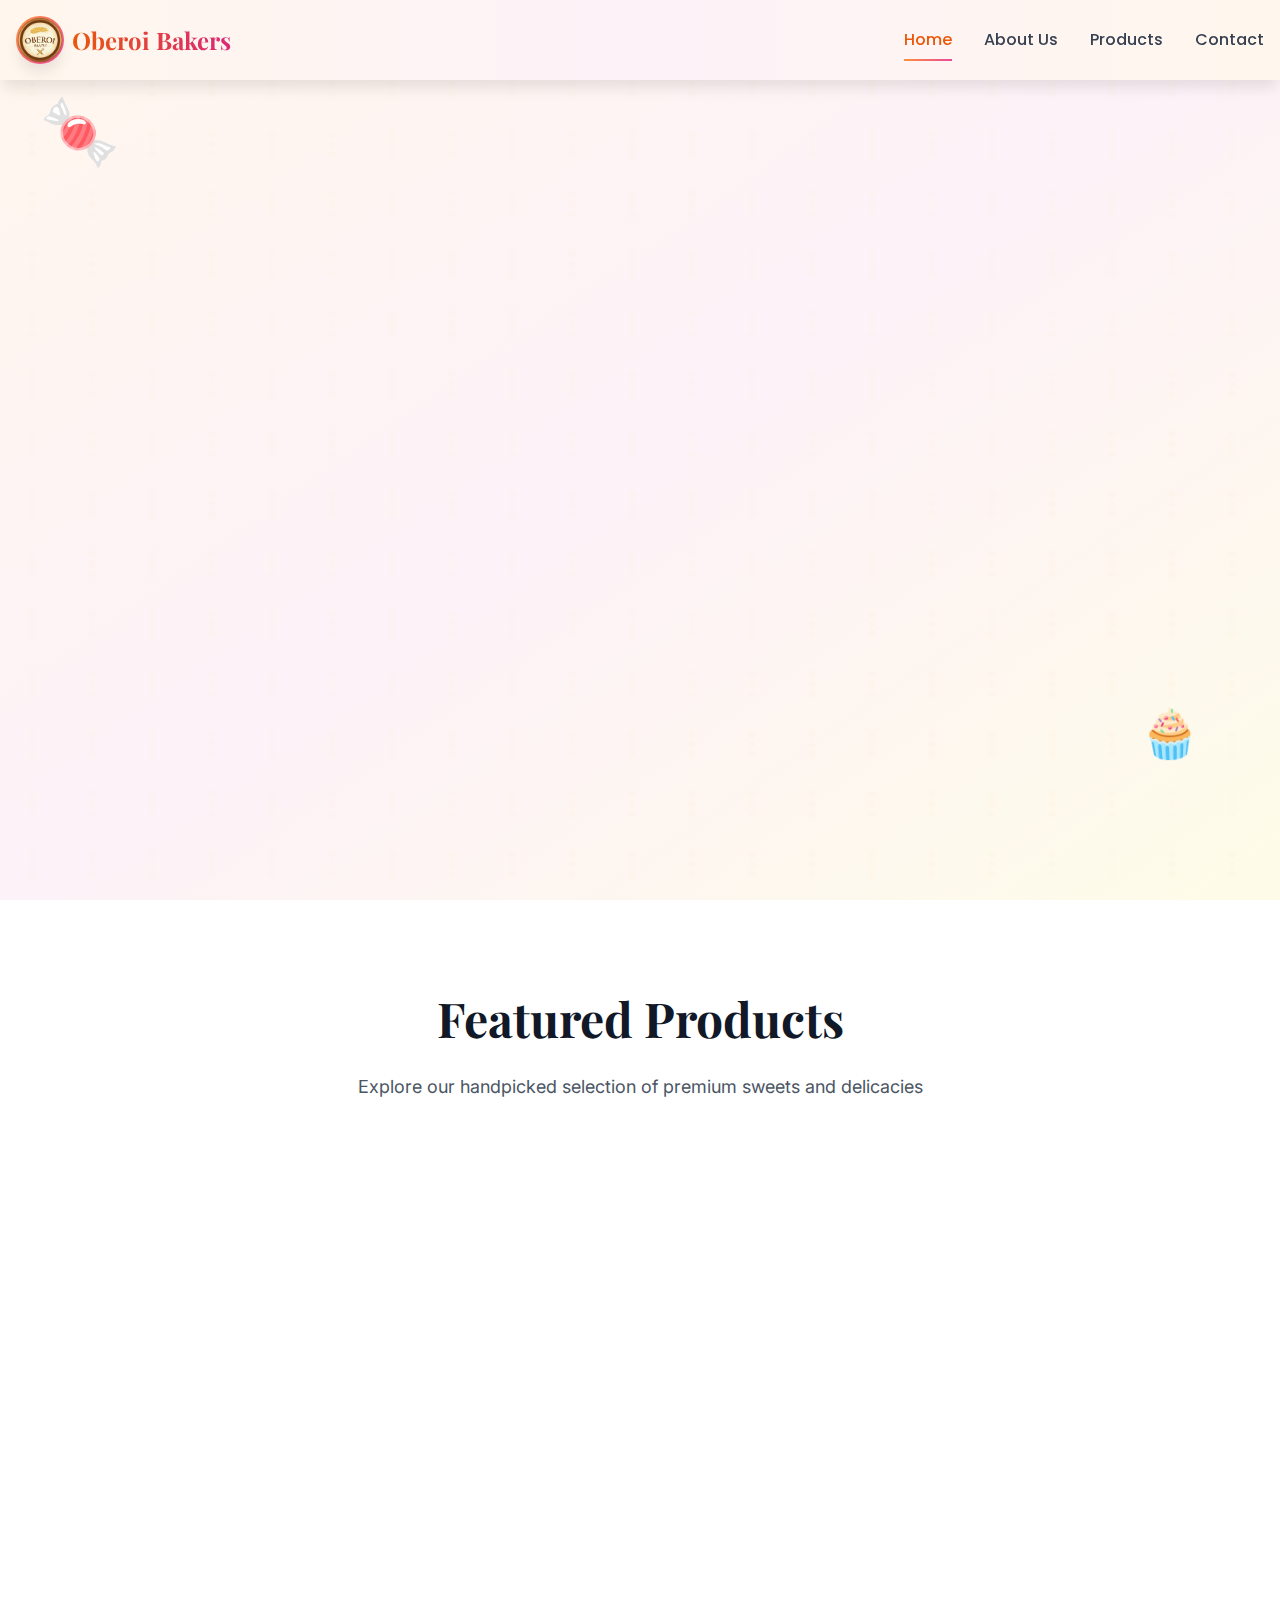
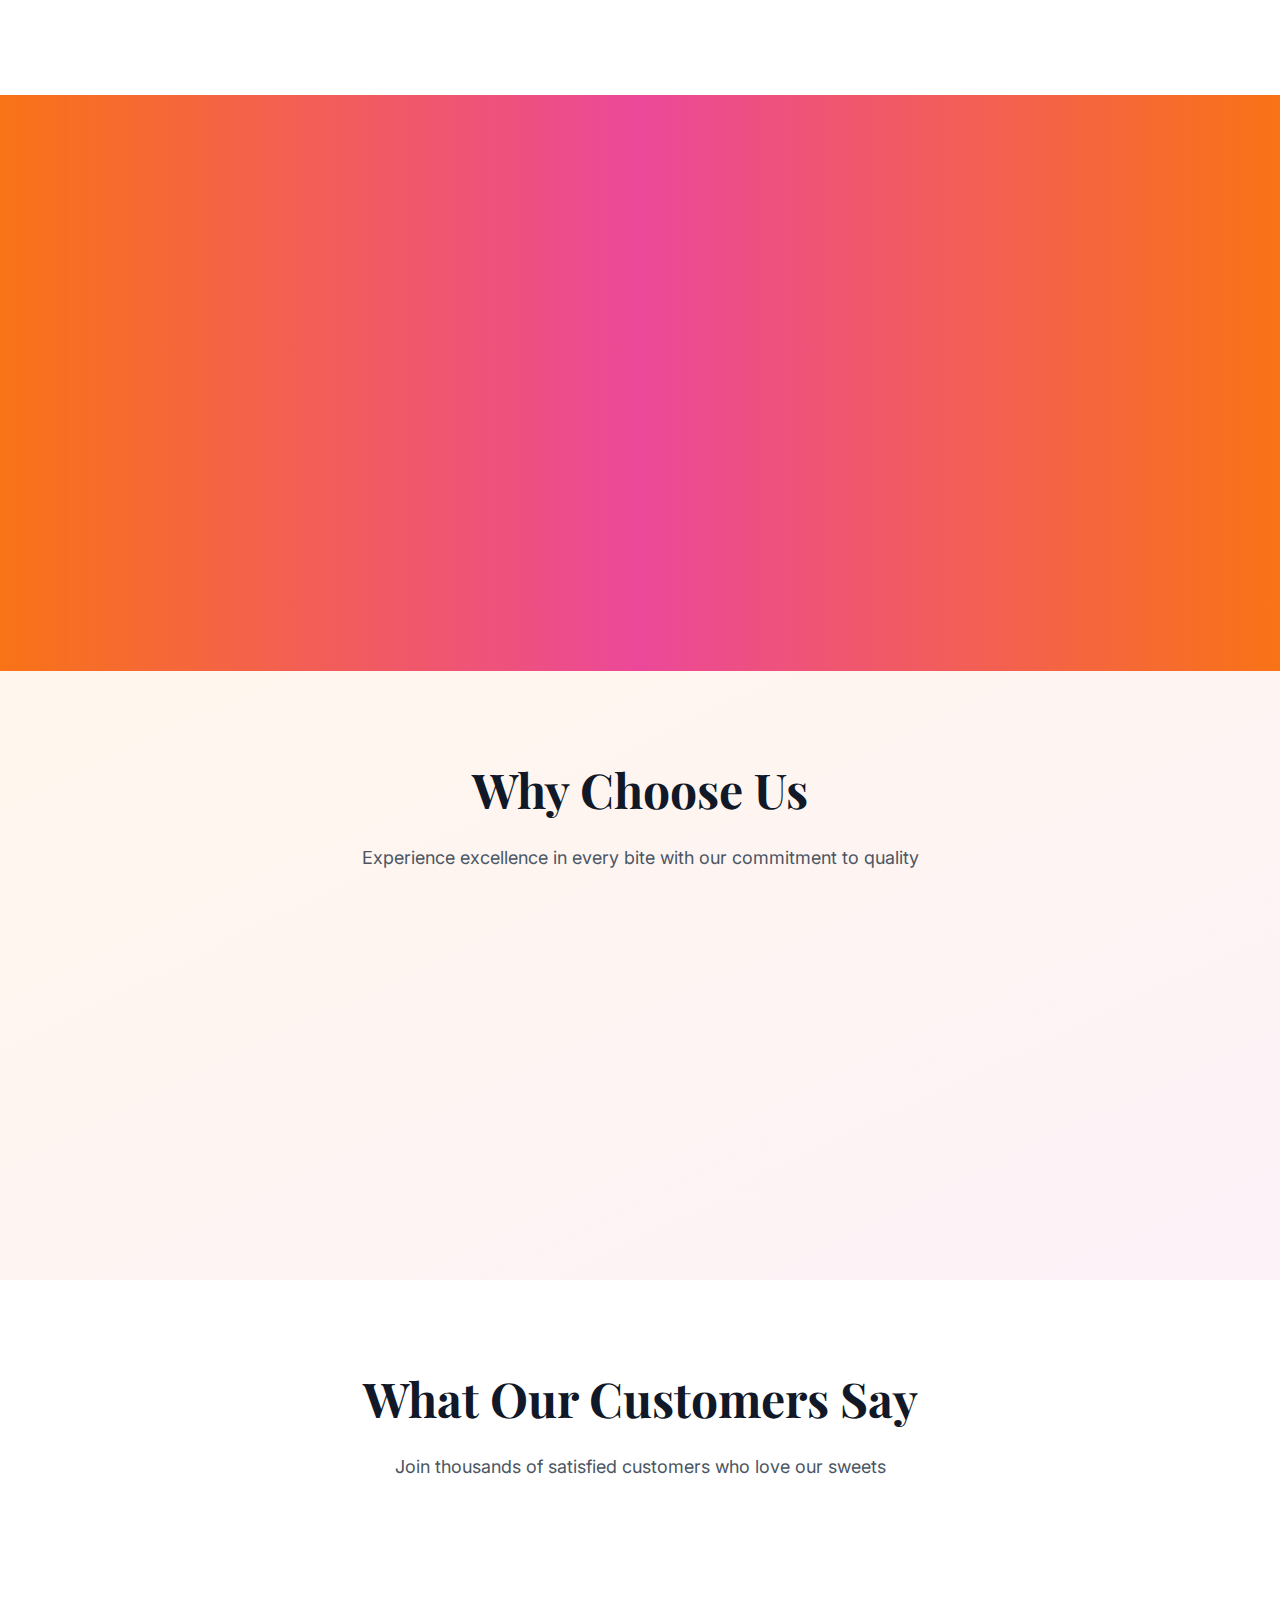
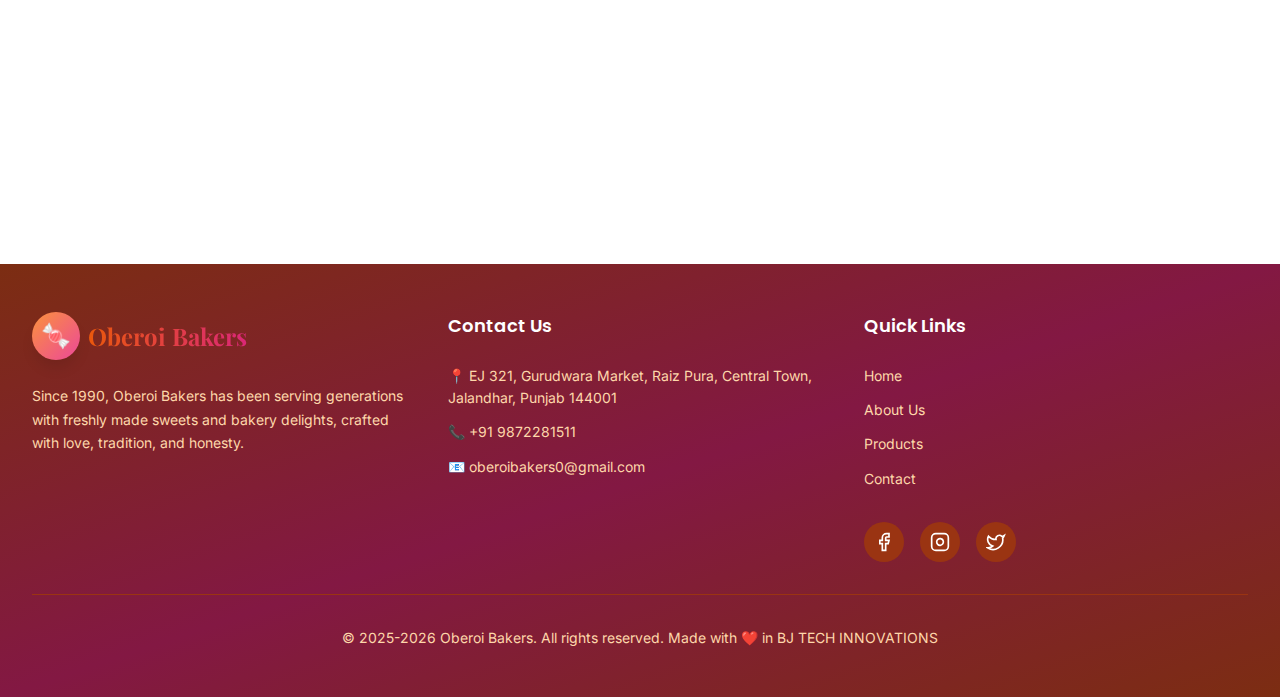
<file: index.html>
<!DOCTYPE html>
<html lang="en">
<head>
    <meta charset="UTF-8">
    <meta name="viewport" content="width=device-width, initial-scale=1.0">
    <title>Oberoi Bakery - Fresh & Delicious Indian Sweets</title>
    <link rel="stylesheet" href="styles.css">
    <link rel="preconnect" href="https://fonts.googleapis.com">
    <link rel="preconnect" href="https://fonts.gstatic.com" crossorigin>
    <link href="https://fonts.googleapis.com/css2?family=Poppins:wght@300;400;500;600;700;800&family=Playfair+Display:wght@400;500;600;700;800&family=Inter:wght@300;400;500;600;700&display=swap" rel="stylesheet">
</head>
<body>
    <!-- Navigation -->
    <nav class="navbar">
        <div class="nav-container">
            <div class="nav-content">
                <a href="index.html" class="logo">
                    <div class="logo-icon"><img src="./images/OberioBakers1.png" alt="OberioBakerslogo"></div>
                    <span class="logo-text">Oberoi Bakers</span>
                </a>

                <div class="nav-links desktop-menu">
                    <a href="index.html" class="nav-link active">Home</a>
                    <a href="about.html" class="nav-link">About Us</a>
                    <a href="products.html" class="nav-link">Products</a>
                    <a href="contact.html" class="nav-link">Contact</a>
                </div>

                <button class="mobile-menu-btn" id="mobileMenuBtn">
                    <span class="hamburger"></span>
                </button>
            </div>
        </div>

        <div class="mobile-menu" id="mobileMenu">
            <div class="mobile-menu-content">
                <a href="index.html" class="mobile-nav-link active">Home</a>
                <a href="about.html" class="mobile-nav-link">About Us</a>
                <a href="products.html" class="mobile-nav-link">Products</a>
                <a href="contact.html" class="mobile-nav-link">Contact</a>
            </div>
        </div>
    </nav>

    <!-- Hero Section -->
    <section class="hero-section">
        <div class="hero-bg-pattern"></div>
        <div class="container hero-content">
            <span class="hero-subtitle fade-in-up">Welcome to Sweet Delights</span>
            <h1 class="hero-title fade-in-up">Fresh & Delicious Sweets<br>Made With Love</h1>
            <p class="hero-description fade-in-up">Experience the authentic taste of traditional Indian mithai, crafted with premium ingredients and time-honored recipes</p>
            <div class="hero-buttons fade-in-up">
                <a href="contact.html#order-form" class="btn btn-primary">Order Now</a>
                <a href="products.html" class="btn btn-secondary">View Products</a>
            </div>
        </div>

        <div class="floating-emoji floating-emoji-1">🍬</div>
        <div class="floating-emoji floating-emoji-2">🧁</div>
    </section>

    <!-- Featured Products -->
    <section class="section section-white">
        <div class="container">
            <div class="section-header">
                <h2 class="section-title">Featured Products</h2>
                <p class="section-description">Explore our handpicked selection of premium sweets and delicacies</p>
            </div>

            <div class="products-grid">
                <div class="product-card" data-aos="fade-up">
                    <div class="product-image-wrapper">
                        <img src="./images/Gulab Jamun.jpeg" alt="Gulab Jamun" class="product-image">
                        <span class="product-badge badge-bestseller">Best Seller</span>
                    </div>
                    <div class="product-info">
                        <h3 class="product-name">Gulab Jamun</h3>
                        <p class="product-price">₹250</p>
                       <button class="btn btn-cart btn-order" onclick="window.location.href='contact.html#order-form'">Order Now</button>
                    </div>
                </div>

                <div class="product-card" data-aos="fade-up" data-aos-delay="100">
                    <div class="product-image-wrapper">
                        <img src="./images/Kaju Katli.webp" alt="Kaju Katli" class="product-image">
                        <span class="product-badge badge-fresh">Fresh Today</span>
                    </div>
                    <div class="product-info">
                        <h3 class="product-name">Kaju Katli</h3>
                        <p class="product-price">₹450</p>
                       <button class="btn btn-cart btn-order" onclick="window.location.href='contact.html#order-form'">Order Now</button>
                    </div>
                </div>

                <div class="product-card" data-aos="fade-up" data-aos-delay="200">
                    <div class="product-image-wrapper">
                        <img src="./images/Rasgulla.webp" alt="Rasgulla" class="product-image">
                        <span class="product-badge badge-special">Special Today</span>
                    </div>
                    <div class="product-info">
                        <h3 class="product-name">Rasgulla</h3>
                        <p class="product-price">₹200</p>
                        <button class="btn btn-cart btn-order" onclick="window.location.href='contact.html#order-form'">Order Now</button>
                    </div>
                </div>

                <div class="product-card" data-aos="fade-up" data-aos-delay="300">
                    <div class="product-image-wrapper">
                        <img src="./images/Chocolate Cake.webp" alt="Chocolate Cake" class="product-image">
                        <span class="product-badge badge-new">New</span>
                    </div>
                    <div class="product-info">
                        <h3 class="product-name">Chocolate Cake</h3>
                        <p class="product-price">₹550</p>
                        <button class="btn btn-cart btn-order" onclick="window.location.href='contact.html#order-form'">Order Now</button>
                    </div>
                </div>
            </div>
        </div>
    </section>

    <!-- Offers Section -->
    <section class="offers-section">
        <div class="offers-bg-pattern"></div>
        <div class="container">
            <div class="offers-card" data-aos="zoom-in">
                <div class="offer-badge">🎉 Special Today</div>
                <h2 class="offers-title">Get 20% Off on All Orders</h2>
                <p class="offers-description">Limited time offer! Order now and enjoy fresh, delicious sweets with amazing discounts</p>
                <a href="contact.html#order-form" class="btn btn-offer">Claim Offer Now</a>
            </div>
        </div>
    </section>

    <!-- Why Choose Us -->
    <section class="section section-gradient">
        <div class="container">
            <div class="section-header">
                <h2 class="section-title">Why Choose Us</h2>
                <p class="section-description">Experience excellence in every bite with our commitment to quality</p>
            </div>

            <div class="features-grid">
                <div class="feature-card" data-aos="fade-up">
                    <div class="feature-icon">
                        <svg xmlns="http://www.w3.org/2000/svg" width="48" height="48" viewBox="0 0 24 24" fill="none" stroke="currentColor" stroke-width="2" stroke-linecap="round" stroke-linejoin="round"><circle cx="12" cy="8" r="6"/><path d="M15.477 12.89 17 22l-5-3-5 3 1.523-9.11"/></svg>
                    </div>
                    <h3 class="feature-title">Premium Quality</h3>
                    <p class="feature-description">Only the finest ingredients</p>
                </div>

                <div class="feature-card" data-aos="fade-up" data-aos-delay="100">
                    <div class="feature-icon">
                        <svg xmlns="http://www.w3.org/2000/svg" width="48" height="48" viewBox="0 0 24 24" fill="none" stroke="currentColor" stroke-width="2" stroke-linecap="round" stroke-linejoin="round"><path d="M19 14c1.49-1.46 3-3.21 3-5.5A5.5 5.5 0 0 0 16.5 3c-1.76 0-3 .5-4.5 2-1.5-1.5-2.74-2-4.5-2A5.5 5.5 0 0 0 2 8.5c0 2.3 1.5 4.05 3 5.5l7 7Z"/></svg>
                    </div>
                    <h3 class="feature-title">Made with Love</h3>
                    <p class="feature-description">Traditional recipes passed down</p>
                </div>

                <div class="feature-card" data-aos="fade-up" data-aos-delay="200">
                    <div class="feature-icon">
                        <svg xmlns="http://www.w3.org/2000/svg" width="48" height="48" viewBox="0 0 24 24" fill="none" stroke="currentColor" stroke-width="2" stroke-linecap="round" stroke-linejoin="round"><polyline points="22 7 13.5 15.5 8.5 10.5 2 17"/><polyline points="16 7 22 7 22 13"/></svg>
                    </div>
                    <h3 class="feature-title">Fresh Daily</h3>
                    <p class="feature-description">Prepared fresh every morning</p>
                </div>

                <div class="feature-card" data-aos="fade-up" data-aos-delay="300">
                    <div class="feature-icon">
                        <svg xmlns="http://www.w3.org/2000/svg" width="48" height="48" viewBox="0 0 24 24" fill="none" stroke="currentColor" stroke-width="2" stroke-linecap="round" stroke-linejoin="round"><polygon points="12 2 15.09 8.26 22 9.27 17 14.14 18.18 21.02 12 17.77 5.82 21.02 7 14.14 2 9.27 8.91 8.26 12 2"/></svg>
                    </div>
                    <h3 class="feature-title">Customer Favorite</h3>
                    <p class="feature-description">Rated 5 stars by customers</p>
                </div>
            </div>
        </div>
    </section>

    <!-- Testimonials -->
    <section class="section section-white">
        <div class="container">
            <div class="section-header">
                <h2 class="section-title">What Our Customers Say</h2>
                <p class="section-description">Join thousands of satisfied customers who love our sweets</p>
            </div>

            <div class="testimonials-grid">
                <div class="testimonial-card" data-aos="fade-right">
                    <div class="rating">
                        <span class="star">★</span>
                        <span class="star">★</span>
                        <span class="star">★</span>
                        <span class="star">★</span>
                        <span class="star">★</span>
                    </div>
                    <p class="testimonial-text">"The best sweets in town! Fresh, delicious, and authentic taste. My family loves the gulab jamun!"</p>
                    <h4 class="testimonial-author">Priya Sharma</h4>
                </div>

                <div class="testimonial-card" data-aos="fade-up" data-aos-delay="200">
                    <div class="rating">
                        <span class="star">★</span>
                        <span class="star">★</span>
                        <span class="star">★</span>
                        <span class="star">★</span>
                        <span class="star">★</span>
                    </div>
                    <p class="testimonial-text">"Exceptional quality and service. The traditional recipes remind me of my childhood. Highly recommended!"</p>
                    <h4 class="testimonial-author">Rajesh Kumar</h4>
                </div>

                <div class="testimonial-card" data-aos="fade-left" data-aos-delay="400">
                    <div class="rating">
                        <span class="star">★</span>
                        <span class="star">★</span>
                        <span class="star">★</span>
                        <span class="star">★</span>
                        <span class="star">★</span>
                    </div>
                    <p class="testimonial-text">"Amazing variety and the presentation is beautiful. Perfect for gifting on special occasions!"</p>
                    <h4 class="testimonial-author">Anjali Mehta</h4>
                </div>
            </div>
        </div>
    </section>

    <!-- Footer -->
    <footer class="footer">
        <div class="container">
            <div class="footer-grid">
                <div class="footer-column">
                    <div class="footer-logo">
                        <div class="logo-icon">🍬</div>
                        <span class="logo-text">Oberoi Bakers</span>
                    </div>
                    <p class="footer-description">
                        Since 1990, Oberoi Bakers has been serving generations with freshly made sweets
                        and bakery delights, crafted with love, tradition, and honesty.
                    </p>
                </div>

                <div class="footer-column">
                    <h3 class="footer-heading">Contact Us</h3>
                    <div class="footer-contact">
                        <p>📍 EJ 321, Gurudwara Market, Raiz Pura, Central Town, Jalandhar, Punjab 144001</p>
                        <p>📞 +91 9872281511</p>
                        <p>📧 oberoibakers0@gmail.com</p>
                    </div>
                </div>

                <div class="footer-column">
                    <h3 class="footer-heading">Quick Links</h3>
                    <div class="footer-links">
                        <a href="index.html">Home</a>
                        <a href="about.html">About Us</a>
                        <a href="products.html">Products</a>
                        <a href="contact.html">Contact</a>
                    </div>
                    <div class="social-links">
                        <a href="#" class="social-link">
                            <svg xmlns="http://www.w3.org/2000/svg" width="20" height="20" viewBox="0 0 24 24" fill="none" stroke="currentColor" stroke-width="2"><path d="M18 2h-3a5 5 0 0 0-5 5v3H7v4h3v8h4v-8h3l1-4h-4V7a1 1 0 0 1 1-1h3z"/></svg>
                        </a>
                        <a href="#" class="social-link">
                            <svg xmlns="http://www.w3.org/2000/svg" width="20" height="20" viewBox="0 0 24 24" fill="none" stroke="currentColor" stroke-width="2"><rect width="20" height="20" x="2" y="2" rx="5" ry="5"/><path d="M16 11.37A4 4 0 1 1 12.63 8 4 4 0 0 1 16 11.37z"/><line x1="17.5" x2="17.51" y1="6.5" y2="6.5"/></svg>
                        </a>
                        <a href="#" class="social-link">
                            <svg xmlns="http://www.w3.org/2000/svg" width="20" height="20" viewBox="0 0 24 24" fill="none" stroke="currentColor" stroke-width="2"><path d="M22 4s-.7 2.1-2 3.4c1.6 10-9.4 17.3-18 11.6 2.2.1 4.4-.6 6-2C3 15.5.5 9.6 3 5c2.2 2.6 5.6 4.1 9 4-.9-4.2 4-6.6 7-3.8 1.1 0 3-1.2 3-1.2z"/></svg>
                        </a>
                    </div>
                </div>
            </div>

            <div class="footer-bottom">
                <p>© 2025-2026 Oberoi Bakers. All rights reserved. Made with ❤️ in BJ TECH INNOVATIONS</p>
            </div>
        </div>
    </footer>

    <script src="script.js"></script>
</body>
</html>
</file>
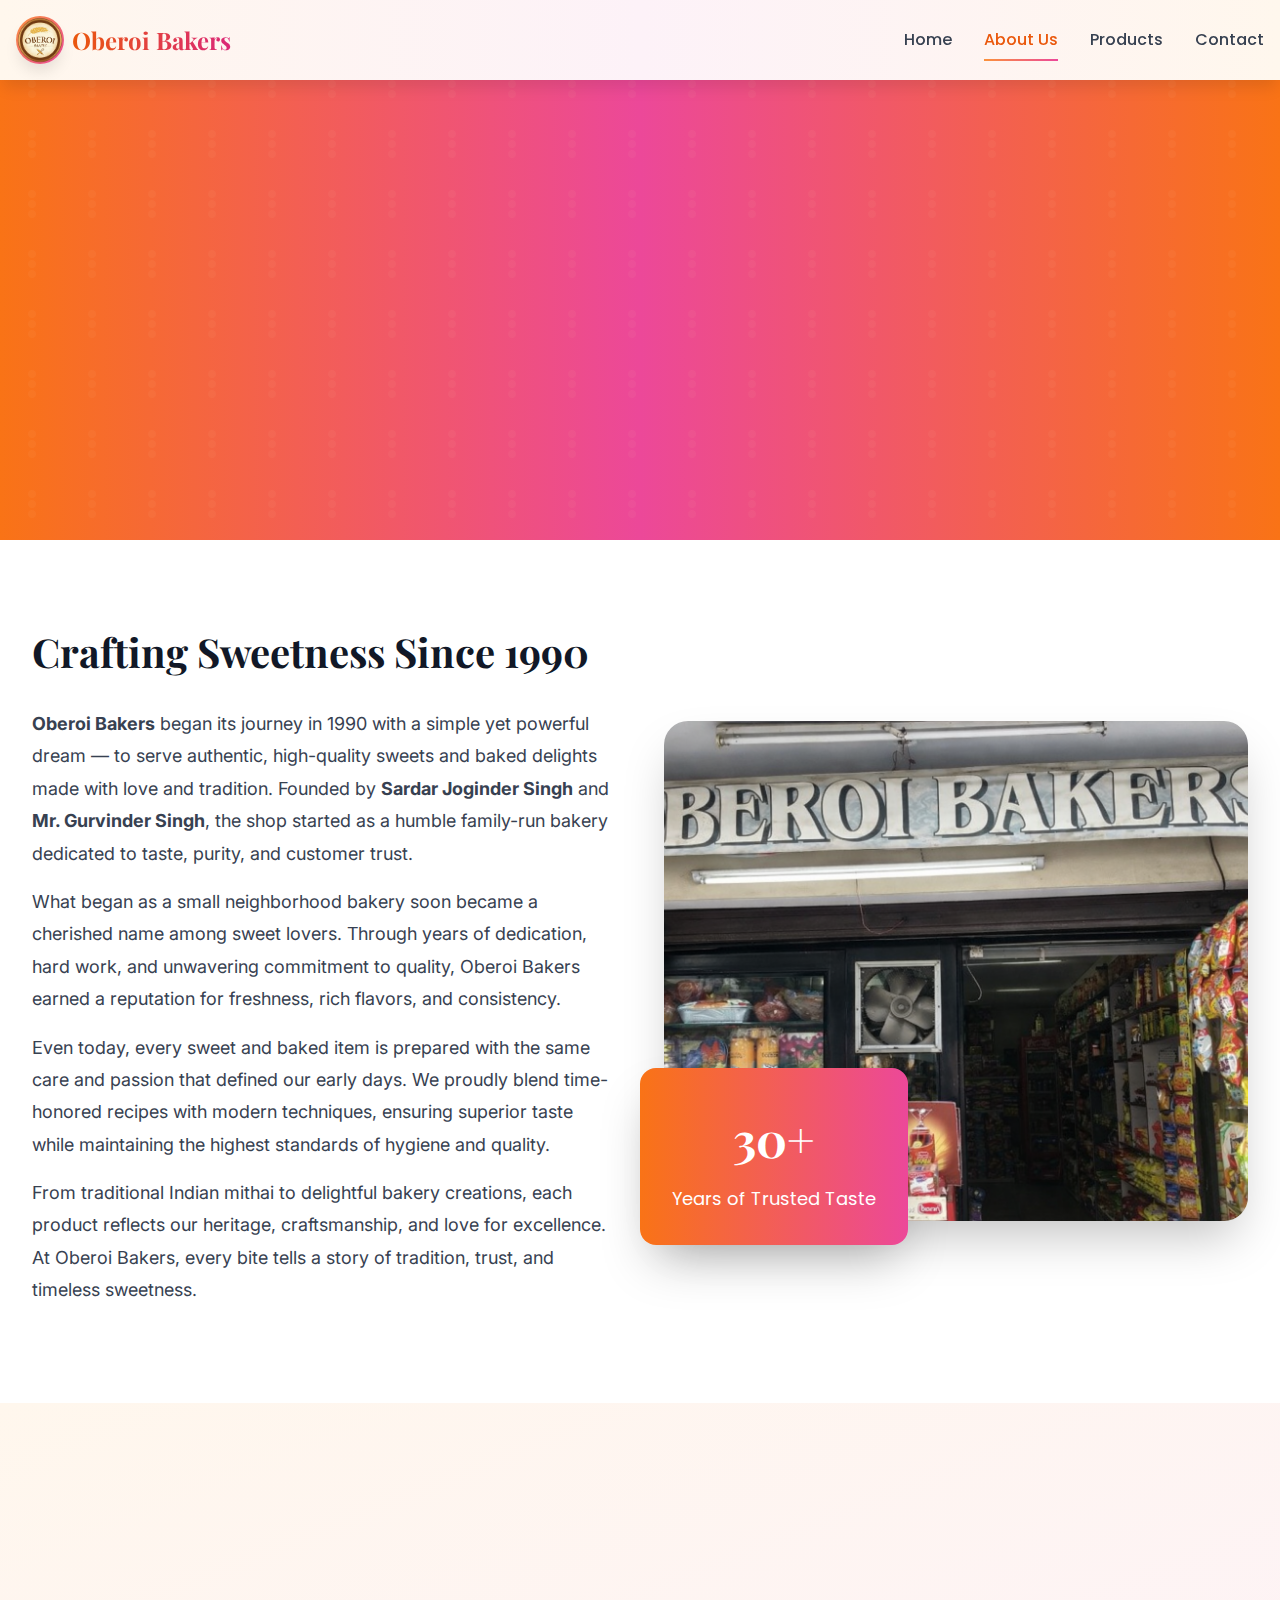
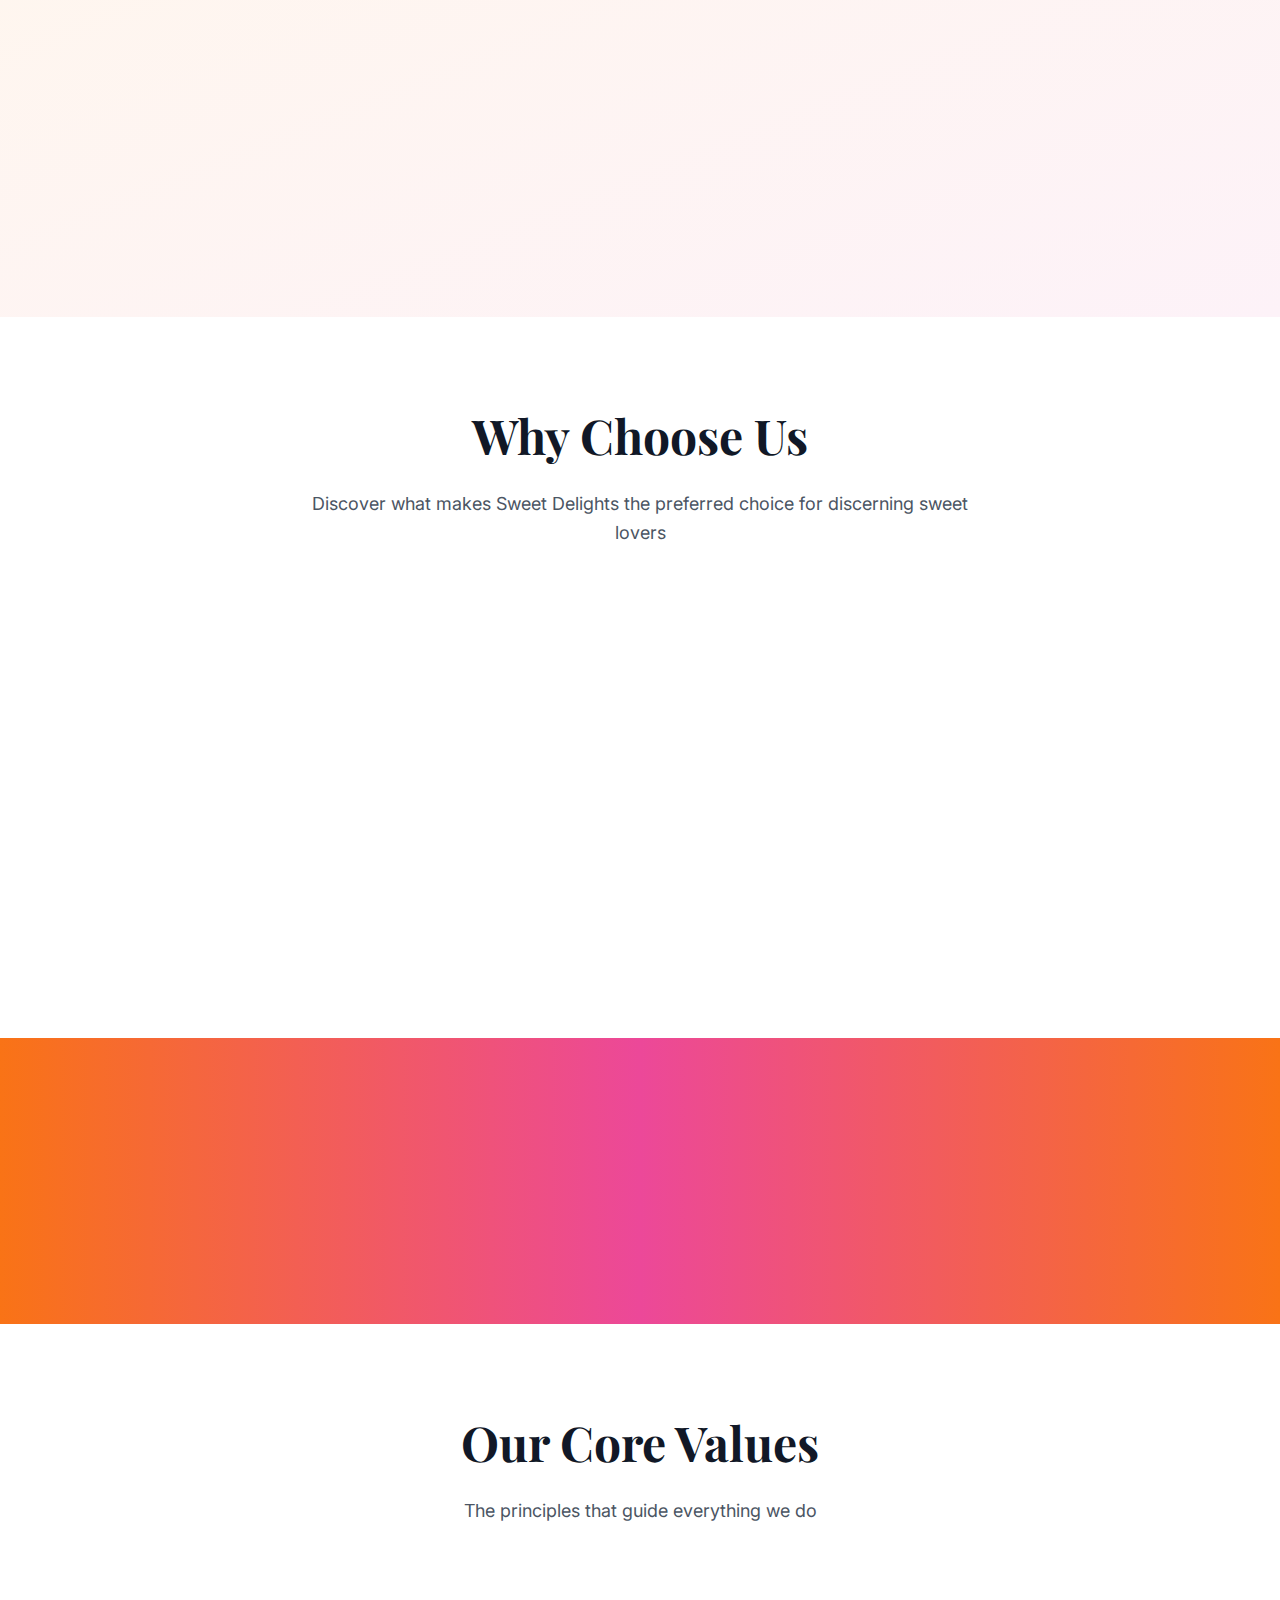
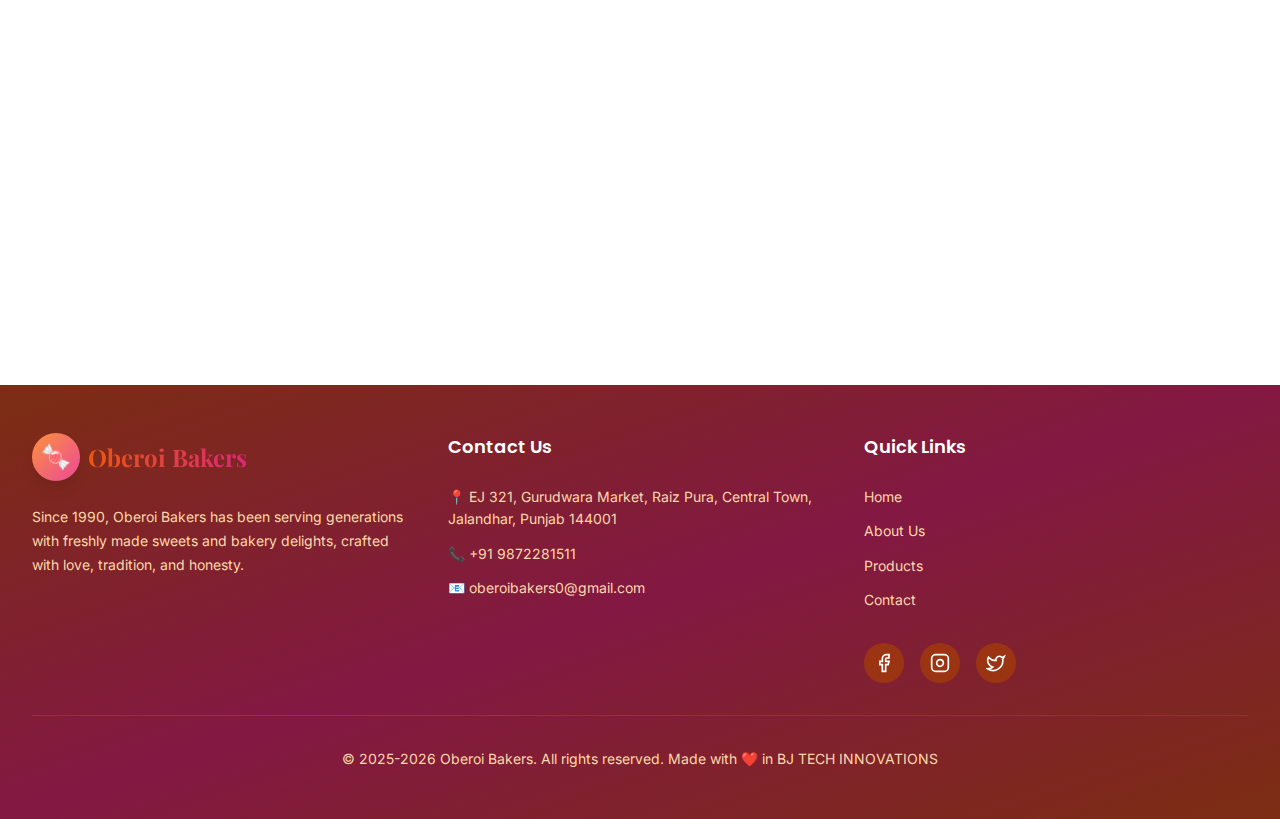
<file: about.html>
<!DOCTYPE html>
<html lang="en">

<head>
    <meta charset="UTF-8">
    <meta name="viewport" content="width=device-width, initial-scale=1.0">
    <title>About Us - Oberoi Bakery - Fresh & Delicious Indian Sweets</title>

    <link rel="stylesheet" href="styles.css">
    <link rel="preconnect" href="https://fonts.googleapis.com">
    <link rel="preconnect" href="https://fonts.gstatic.com" crossorigin>
    <link
        href="https://fonts.googleapis.com/css2?family=Poppins:wght@300;400;500;600;700;800&family=Playfair+Display:wght@400;500;600;700;800&family=Inter:wght@300;400;500;600;700&display=swap"
        rel="stylesheet">
    <style>
        .about-hero {
            height: 60vh;
            background: linear-gradient(to right, var(--color-orange-500), var(--color-pink-500), var(--color-orange-500));
            position: relative;
            overflow: hidden;
            padding-top: 5rem;
        }

        .about-content-section {
            padding: 5rem 0;
            background-color: var(--color-white);
        }

        .about-grid {
            display: grid;
            grid-template-columns: 1fr;
            gap: 3rem;
            align-items: center;
        }

        @media (min-width: 1024px) {
            .about-grid {
                grid-template-columns: repeat(2, 1fr);
            }
        }

        .about-text h2 {
            font-family: var(--font-playfair);
            font-size: 2.5rem;
            font-weight: 700;
            margin-bottom: 1.5rem;
            color: var(--color-gray-900);
        }

        .about-text p {
            font-family: var(--font-inter);
            font-size: 1.125rem;
            color: var(--color-gray-700);
            line-height: 1.8;
            margin-bottom: 1rem;
        }

        .about-image-wrapper {
            position: relative;
        }

        .about-image {
            border-radius: 1.5rem;
            overflow: hidden;
            box-shadow: var(--shadow-2xl);
        }

        .about-image img {
            width: 100%;
            height: 500px;
            object-fit: cover;
        }

        .experience-badge {
            position: absolute;
            bottom: -1.5rem;
            left: -1.5rem;
            background: linear-gradient(to right, var(--color-orange-500), var(--color-pink-500));
            color: var(--color-white);
            padding: 2rem;
            border-radius: 1rem;
            box-shadow: var(--shadow-2xl);
            text-align: center;
        }

        .experience-badge .number {
            font-family: var(--font-playfair);
            font-size: 3rem;
            font-weight: 700;
            display: block;
            margin-bottom: 0.5rem;
        }

        .experience-badge .text {
            font-family: var(--font-poppins);
            font-size: 1.125rem;
        }

        .mission-vision-grid {
            display: grid;
            grid-template-columns: 1fr;
            gap: 2rem;
        }

        @media (min-width: 768px) {
            .mission-vision-grid {
                grid-template-columns: repeat(2, 1fr);
            }
        }

        .mission-card {
            background-color: var(--color-white);
            padding: 2.5rem;
            border-radius: 1.5rem;
            box-shadow: var(--shadow-xl);
            transition: all 0.3s ease;
        }

        .mission-card:hover {
            box-shadow: var(--shadow-2xl);
        }

        .mission-icon {
            width: 4rem;
            height: 4rem;
            background: linear-gradient(to bottom right, var(--color-orange-400), var(--color-pink-500));
            border-radius: 50%;
            display: flex;
            align-items: center;
            justify-content: center;
            color: var(--color-white);
            margin-bottom: 1.5rem;
        }

        .mission-card h3 {
            font-family: var(--font-playfair);
            font-size: 1.875rem;
            font-weight: 700;
            color: var(--color-gray-900);
            margin-bottom: 1rem;
        }

        .mission-card p {
            font-family: var(--font-inter);
            font-size: 1.125rem;
            color: var(--color-gray-700);
            line-height: 1.7;
        }

        .stats-section {
            padding: 5rem 0;
            background: linear-gradient(to right, var(--color-orange-500), var(--color-pink-500), var(--color-orange-500));
            color: var(--color-white);
        }

        .stats-grid {
            display: grid;
            grid-template-columns: 1fr;
            gap: 2rem;
            text-align: center;
        }

        @media (min-width: 768px) {
            .stats-grid {
                grid-template-columns: repeat(4, 1fr);
            }
        }

        .stat-item .number {
            font-family: var(--font-playfair);
            font-size: 3.5rem;
            font-weight: 700;
            margin-bottom: 0.5rem;
        }

        .stat-item .label {
            font-family: var(--font-poppins);
            font-size: 1.125rem;
        }

        .values-grid {
            display: grid;
            grid-template-columns: 1fr;
            gap: 2rem;
        }

        @media (min-width: 768px) {
            .values-grid {
                grid-template-columns: repeat(3, 1fr);
            }
        }

        .value-card {
            background: linear-gradient(to bottom right, var(--color-orange-50), var(--color-pink-50));
            padding: 2.5rem;
            border-radius: 1.5rem;
            text-align: center;
            box-shadow: var(--shadow-lg);
            transition: all 0.3s ease;
        }

        .value-card:hover {
            box-shadow: var(--shadow-2xl);
            transform: translateY(-10px);
        }

        .value-emoji {
            font-size: 4rem;
            margin-bottom: 1.5rem;
        }

        .value-card h3 {
            font-family: var(--font-playfair);
            font-size: 1.5rem;
            font-weight: 700;
            color: var(--color-gray-900);
            margin-bottom: 1rem;
        }

        .value-card p {
            font-family: var(--font-inter);
            color: var(--color-gray-700);
            line-height: 1.7;
        }
    </style>
</head>

<body>
    <!-- Navigation (same as index.html) -->
    <nav class="navbar">
        <div class="nav-container">
            <div class="nav-content">
                <a href="index.html" class="logo">
                   <div class="logo-icon"><img src="./images/OberioBakers1.png" alt="OberioBakerslogo"></div>
                    <span class="logo-text">Oberoi Bakers</span>
                </a>
                <div class="nav-links desktop-menu">
                    <a href="index.html" class="nav-link">Home</a>
                    <a href="about.html" class="nav-link active">About Us</a>
                    <a href="products.html" class="nav-link">Products</a>
                    <a href="contact.html" class="nav-link">Contact</a>
                </div>
                <button class="mobile-menu-btn" id="mobileMenuBtn">
                    <span class="hamburger"></span>
                </button>
            </div>
        </div>
        <div class="mobile-menu" id="mobileMenu">
            <div class="mobile-menu-content">
                <a href="index.html" class="mobile-nav-link">Home</a>
                <a href="about.html" class="mobile-nav-link active">About Us</a>
                <a href="products.html" class="mobile-nav-link">Products</a>
                <a href="contact.html" class="mobile-nav-link">Contact</a>
            </div>
        </div>
    </nav>

    <!-- Hero Section -->
    <section class="about-hero">
        <div class="hero-bg-pattern"></div>
        <div class="container"
            style="position: relative; z-index: 10; text-align: center; color: white; padding-top: 8rem;">
            <h1 class="fade-in-up"
                style="font-family: var(--font-playfair); font-size: 3.5rem; font-weight: 700; margin-bottom: 1.5rem;">
                Our Story</h1>
            <p class="fade-in-up"
                style="font-family: var(--font-inter); font-size: 1.5rem; max-width: 48rem; margin: 0 auto;">A legacy of
                sweetness spanning over three decades</p>
        </div>
    </section>

    <!-- About Content -->
    <section class="about-content-section">
        <div class="container">
            <div class="about-grid">
                <div class="about-text" data-aos="fade-up">
                    <h2>Crafting Sweetness Since 1990</h2>

                    <p>
                        <strong>Oberoi Bakers</strong> began its journey in 1990 with a simple yet powerful dream —
                        to serve authentic, high-quality sweets and baked delights made with love and tradition.
                        Founded by <strong>Sardar Joginder Singh</strong> and <strong>Mr. Gurvinder Singh</strong>,
                        the shop started as a humble family-run bakery dedicated to taste, purity, and customer trust.
                    </p>

                    <p>
                        What began as a small neighborhood bakery soon became a cherished name among sweet lovers.
                        Through years of dedication, hard work, and unwavering commitment to quality,
                        Oberoi Bakers earned a reputation for freshness, rich flavors, and consistency.
                    </p>

                    <p>
                        Even today, every sweet and baked item is prepared with the same care and passion
                        that defined our early days. We proudly blend time-honored recipes with modern
                        techniques, ensuring superior taste while maintaining the highest standards of
                        hygiene and quality.
                    </p>

                    <p>
                        From traditional Indian mithai to delightful bakery creations,
                        each product reflects our heritage, craftsmanship, and love for excellence.
                        At Oberoi Bakers, every bite tells a story of tradition, trust, and timeless sweetness.
                    </p>

                </div>
                <div class="about-image-wrapper" data-aos="fade-left">
                    <div class="about-image">
                        <img src="images/Oberoi Bakers.png" alt="Oberoi Bakers">
                    </div>
                    <div class="experience-badge">
                        <span class="number">30+</span>
                        <span class="text">Years of Trusted Taste</span>

                    </div>
                </div>
            </div>
        </div>
    </section>

    <!-- Mission & Vision -->
    <section class="section section-gradient">
        <div class="container">
            <div class="mission-vision-grid">
                <div class="mission-card" data-aos="fade-up">
                    <div class="mission-icon">
                        <svg xmlns="http://www.w3.org/2000/svg" width="32" height="32" viewBox="0 0 24 24" fill="none"
                            stroke="currentColor" stroke-width="2">
                            <circle cx="12" cy="12" r="10" />
                            <circle cx="12" cy="12" r="6" />
                            <circle cx="12" cy="12" r="2" />
                        </svg>
                    </div>
                    <h3>Our Mission</h3>
                    <p>To preserve and celebrate the rich heritage of Indian sweets while continuously innovating to
                        delight modern palates. We strive to bring joy and sweetness to every occasion, one delicious
                        creation at a time.</p>
                </div>
                <div class="mission-card" data-aos="fade-up" data-aos-delay="200">
                    <div class="mission-icon">
                        <svg xmlns="http://www.w3.org/2000/svg" width="32" height="32" viewBox="0 0 24 24" fill="none"
                            stroke="currentColor" stroke-width="2">
                            <path d="M17 21v-2a4 4 0 0 0-4-4H5a4 4 0 0 0-4 4v2" />
                            <circle cx="9" cy="7" r="4" />
                            <path d="M23 21v-2a4 4 0 0 0-3-3.87" />
                            <path d="M16 3.13a4 4 0 0 1 0 7.75" />
                        </svg>
                    </div>
                    <h3>Our Vision</h3>
                    <p>To become India's most trusted name in premium sweets, known for our unwavering commitment to
                        quality, authenticity, and customer satisfaction. We envision a future where every celebration
                        is made sweeter with our creations.</p>
                </div>
            </div>
        </div>
    </section>

    <!-- Why Choose Us -->
    <section class="section section-white">
        <div class="container">
            <div class="section-header">
                <h2 class="section-title">Why Choose Us</h2>
                <p class="section-description">Discover what makes Sweet Delights the preferred choice for discerning
                    sweet lovers</p>
            </div>
            <div class="features-grid">
                <div class="feature-card" data-aos="fade-up">
                    <div class="feature-icon">
                        <svg xmlns="http://www.w3.org/2000/svg" width="48" height="48" viewBox="0 0 24 24" fill="none"
                            stroke="currentColor" stroke-width="2">
                            <circle cx="12" cy="8" r="6" />
                            <path d="M15.477 12.89 17 22l-5-3-5 3 1.523-9.11" />
                        </svg>
                    </div>
                    <h3 class="feature-title">Premium Quality</h3>
                    <p class="feature-description">We use only the finest ingredients sourced from trusted suppliers
                        across India.</p>
                </div>
                <div class="feature-card" data-aos="fade-up" data-aos-delay="100">
                    <div class="feature-icon">
                        <svg xmlns="http://www.w3.org/2000/svg" width="48" height="48" viewBox="0 0 24 24" fill="none"
                            stroke="currentColor" stroke-width="2">
                            <path
                                d="M19 14c1.49-1.46 3-3.21 3-5.5A5.5 5.5 0 0 0 16.5 3c-1.76 0-3 .5-4.5 2-1.5-1.5-2.74-2-4.5-2A5.5 5.5 0 0 0 2 8.5c0 2.3 1.5 4.05 3 5.5l7 7Z" />
                        </svg>
                    </div>
                    <h3 class="feature-title">Traditional Recipes</h3>
                    <p class="feature-description">Time-honored recipes passed down through generations of master sweet
                        makers.</p>
                </div>
                <div class="feature-card" data-aos="fade-up" data-aos-delay="200">
                    <div class="feature-icon">
                        <svg xmlns="http://www.w3.org/2000/svg" width="48" height="48" viewBox="0 0 24 24" fill="none"
                            stroke="currentColor" stroke-width="2">
                            <path
                                d="M12 2v4m0 12v4M4.93 4.93l2.83 2.83m8.48 8.48 2.83 2.83M2 12h4m12 0h4M4.93 19.07l2.83-2.83m8.48-8.48 2.83-2.83" />
                        </svg>
                    </div>
                    <h3 class="feature-title">Fresh Daily</h3>
                    <p class="feature-description">All our products are made fresh every morning with no preservatives.
                    </p>
                </div>
                <div class="feature-card" data-aos="fade-up" data-aos-delay="300">
                    <div class="feature-icon">
                        <svg xmlns="http://www.w3.org/2000/svg" width="48" height="48" viewBox="0 0 24 24" fill="none"
                            stroke="currentColor" stroke-width="2">
                            <polyline points="22 7 13.5 15.5 8.5 10.5 2 17" />
                            <polyline points="16 7 22 7 22 13" />
                        </svg>
                    </div>
                    <h3 class="feature-title">Customer Satisfaction</h3>
                    <p class="feature-description">
                        Serving generations of customers with quality, freshness, and warm service since 1990.
                    </p>
                </div>
            </div>
        </div>
    </section>

    <!-- Stats Section -->
    <section class="stats-section">
        <div class="container">
            <div class="stats-grid">
                <div class="stat-item" data-aos="zoom-in">
                    <div class="number">30+</div>
                    <div class="label">Years of Excellence</div>
                </div>

                <div class="stat-item" data-aos="zoom-in" data-aos-delay="100">
                    <div class="number">40+</div>
                    <div class="label">Sweet & Bakery Items</div>
                </div>

                <div class="stat-item" data-aos="zoom-in" data-aos-delay="200">
                    <div class="number">10,000+</div>
                    <div class="label">Happy Customers</div>
                </div>

                <div class="stat-item" data-aos="zoom-in" data-aos-delay="300">
                    <div class="number">100%</div>
                    <div class="label">Quality & Freshness</div>
                </div>

            </div>
        </div>
    </section>

    <!-- Core Values -->
    <section class="section section-white">
        <div class="container">
            <div class="section-header">
                <h2 class="section-title">Our Core Values</h2>
                <p class="section-description">The principles that guide everything we do</p>
            </div>
            <div class="values-grid">
                <div class="value-card" data-aos="fade-up">
                    <div class="value-emoji">🎯</div>
                    <h3>Authenticity</h3>
                    <p>Staying true to traditional recipes while embracing innovation.</p>
                </div>
                <div class="value-card" data-aos="fade-up" data-aos-delay="200">
                    <div class="value-emoji">⭐</div>
                    <h3>Quality</h3>
                    <p>Never compromising on ingredients or preparation methods.</p>
                </div>
                <div class="value-card" data-aos="fade-up" data-aos-delay="400">
                    <div class="value-emoji">❤️</div>
                    <h3>Customer First</h3>
                    <p>Your satisfaction and happiness are our top priorities.</p>
                </div>
            </div>
        </div>
    </section>

    <!-- Footer -->
    <footer class="footer">
        <div class="container">
            <div class="footer-grid">
                <div class="footer-column">
                    <div class="footer-logo">
                        <div class="logo-icon">🍬</div>
                        <span class="logo-text">Oberoi Bakers</span>
                    </div>
                    <p class="footer-description">
                        Since 1990, Oberoi Bakers has been serving generations with freshly made sweets
                        and bakery delights, crafted with love, tradition, and honesty.
                    </p>


                </div>
                <div class="footer-column">
                    <h3 class="footer-heading">Contact Us</h3>
                    <div class="footer-contact">
                        <p>📍 EJ 321, Gurudwara Market, Raiz Pura, Central Town, Jalandhar, Punjab 144001</p>
                        <p>📞 +91 9872281511</p>
                        <p>📧 oberoibakers0@gmail.com</p>
                    </div>
                </div>
                <div class="footer-column">
                    <h3 class="footer-heading">Quick Links</h3>
                    <div class="footer-links">
                        <a href="index.html">Home</a>
                        <a href="about.html">About Us</a>
                        <a href="products.html">Products</a>
                        <a href="contact.html">Contact</a>
                    </div>
                    <div class="social-links">
                        <a href="#" class="social-link">
                            <svg xmlns="http://www.w3.org/2000/svg" width="20" height="20" viewBox="0 0 24 24"
                                fill="none" stroke="currentColor" stroke-width="2">
                                <path d="M18 2h-3a5 5 0 0 0-5 5v3H7v4h3v8h4v-8h3l1-4h-4V7a1 1 0 0 1 1-1h3z" />
                            </svg>
                        </a>
                        <a href="#" class="social-link">
                            <svg xmlns="http://www.w3.org/2000/svg" width="20" height="20" viewBox="0 0 24 24"
                                fill="none" stroke="currentColor" stroke-width="2">
                                <rect width="20" height="20" x="2" y="2" rx="5" ry="5" />
                                <path d="M16 11.37A4 4 0 1 1 12.63 8 4 4 0 0 1 16 11.37z" />
                                <line x1="17.5" x2="17.51" y1="6.5" y2="6.5" />
                            </svg>
                        </a>
                        <a href="#" class="social-link">
                            <svg xmlns="http://www.w3.org/2000/svg" width="20" height="20" viewBox="0 0 24 24"
                                fill="none" stroke="currentColor" stroke-width="2">
                                <path
                                    d="M22 4s-.7 2.1-2 3.4c1.6 10-9.4 17.3-18 11.6 2.2.1 4.4-.6 6-2C3 15.5.5 9.6 3 5c2.2 2.6 5.6 4.1 9 4-.9-4.2 4-6.6 7-3.8 1.1 0 3-1.2 3-1.2z" />
                            </svg>
                        </a>
                    </div>
                </div>
            </div>
            <div class="footer-bottom">
                <p>© 2025-2026 Oberoi Bakers. All rights reserved. Made with ❤️ in BJ TECH INNOVATIONS</p>
            </div>
        </div>
    </footer>

    <script src="script.js"></script>
</body>

</html>
</file>
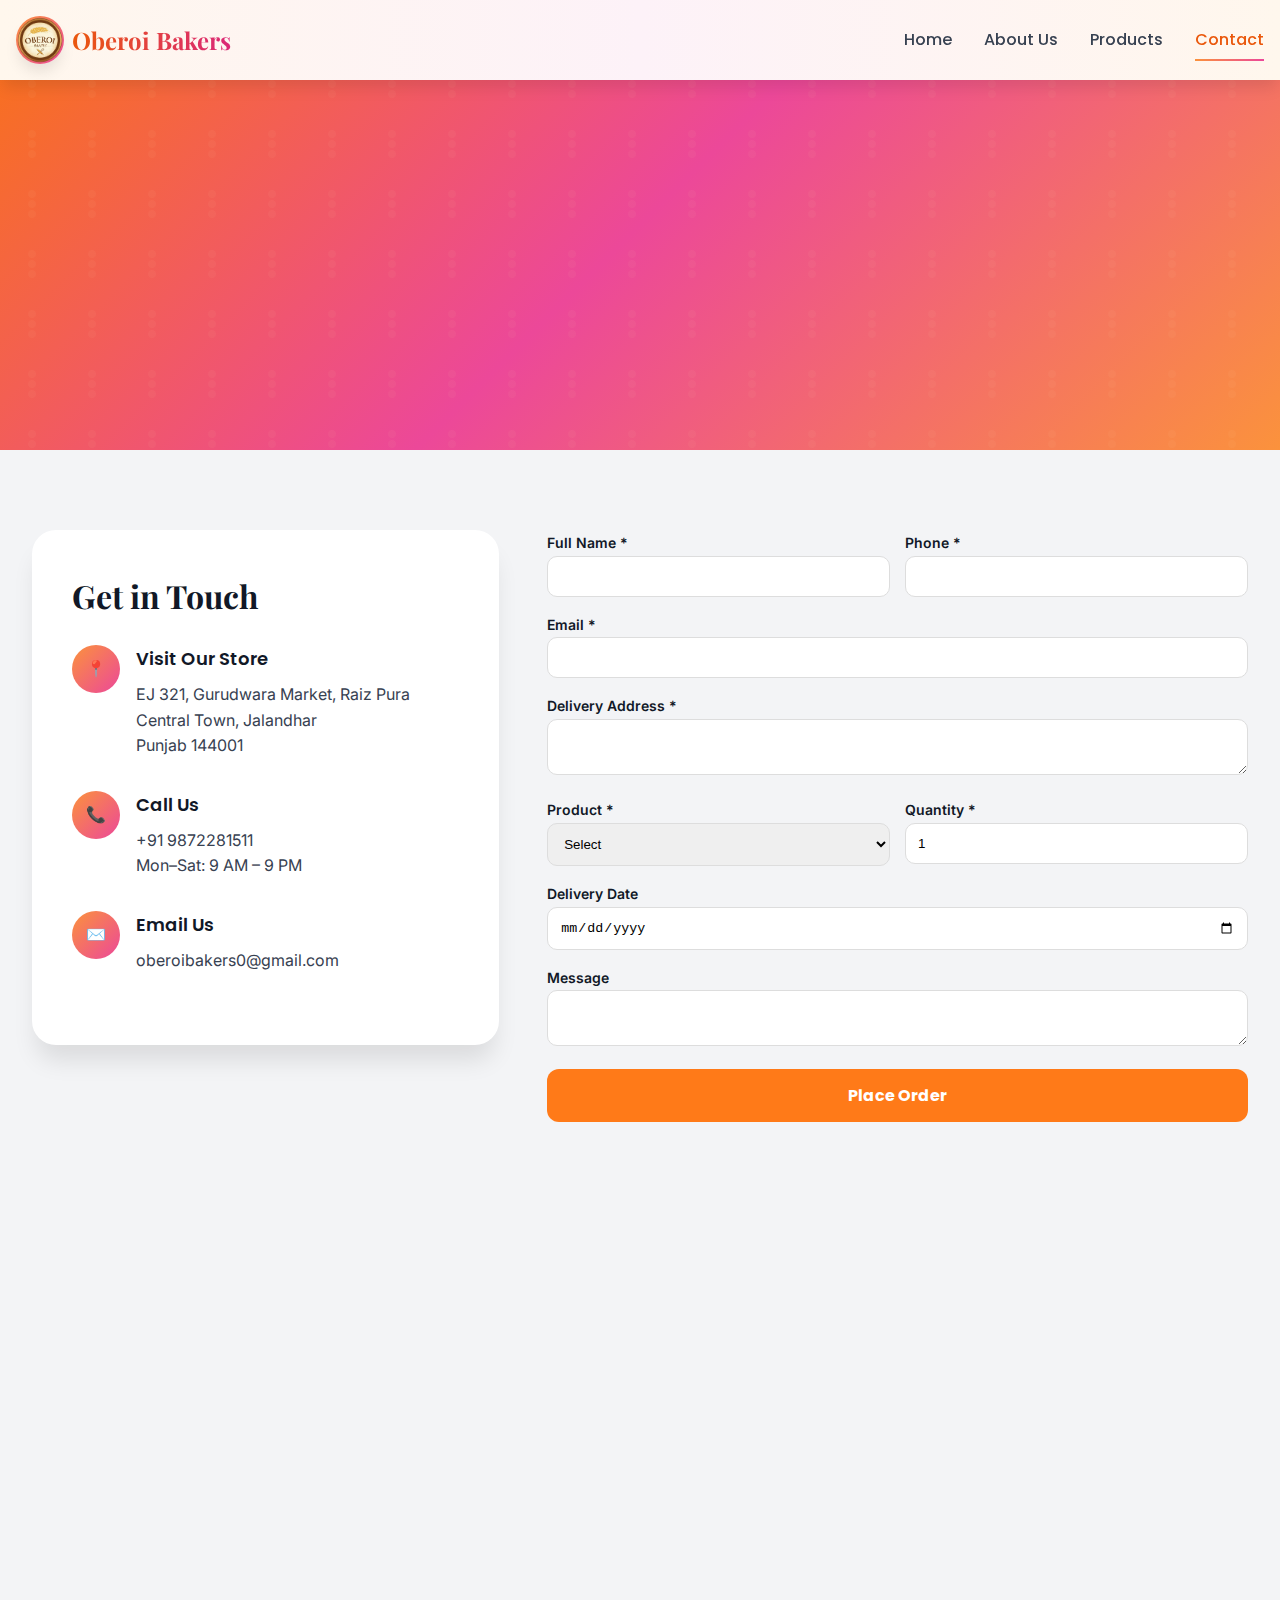
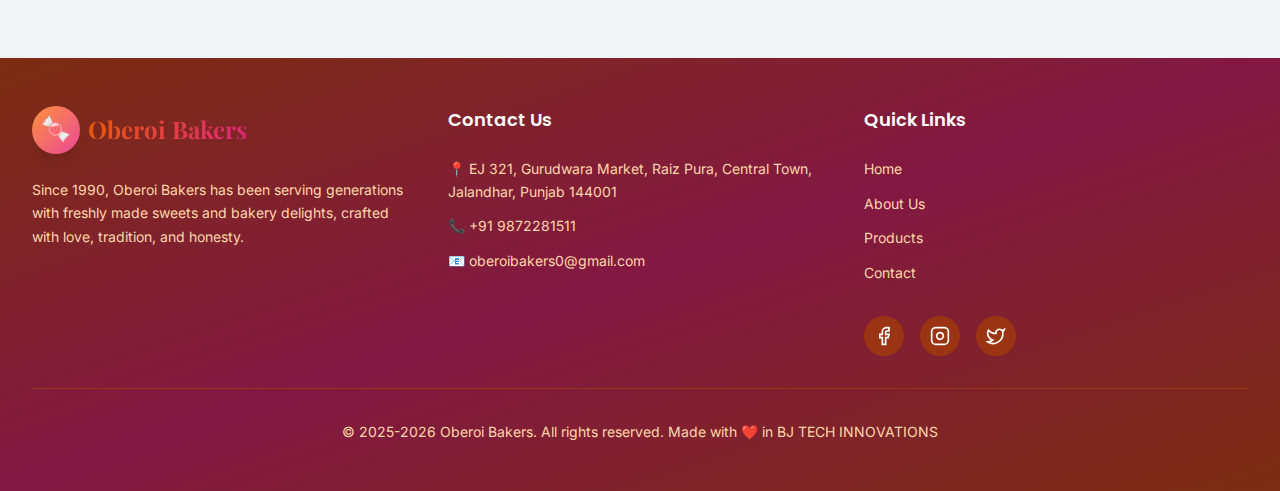
<file: contact.html>
<!DOCTYPE html>
<html lang="en">

<head>
    <meta charset="UTF-8">
    <meta name="viewport" content="width=device-width, initial-scale=1.0">
    <title>Contact Us -Oberoi Bakery - Fresh & Delicious Indian Sweets</title>

    <link rel="stylesheet" href="styles.css">
    <link rel="preconnect" href="https://fonts.googleapis.com">
    <link rel="preconnect" href="https://fonts.gstatic.com" crossorigin>
    <link
        href="https://fonts.googleapis.com/css2?family=Poppins:wght@300;400;500;600;700;800&family=Playfair+Display:wght@400;500;600;700;800&family=Inter:wght@300;400;500;600;700&display=swap"
        rel="stylesheet">
    <style>
        .contact-hero {
            height: 50vh;
            background: linear-gradient(135deg, var(--color-orange-500), var(--color-pink-500), var(--color-orange-400));
            position: relative;
            overflow: hidden;
            padding-top: 5rem;
        }

        .contact-main-section {
            padding: 5rem 0;
            background-color: var(--color-gray-100);
        }

        .contact-grid {
            display: grid;
            grid-template-columns: 1fr;
            gap: 3rem;
        }

        @media (min-width: 1024px) {
            .contact-grid {
                grid-template-columns: 1fr 1.5fr;
            }
        }

        .contact-info-card {
            background-color: var(--color-white);
            border-radius: 1.5rem;
            padding: 2.5rem;
            box-shadow: var(--shadow-xl);
        }

        .contact-info-card h2 {
            font-family: var(--font-playfair);
            font-size: 2rem;
            font-weight: 700;
            color: var(--color-gray-900);
            margin-bottom: 1.5rem;
        }

        .info-item {
            display: flex;
            align-items: flex-start;
            gap: 1rem;
            margin-bottom: 2rem;
        }

        .info-icon {
            width: 3rem;
            height: 3rem;
            background: linear-gradient(to bottom right, var(--color-orange-400), var(--color-pink-500));
            border-radius: 50%;
            display: flex;
            align-items: center;
            justify-content: center;
            color: var(--color-white);
            flex-shrink: 0;
        }

        .info-content h3 {
            font-family: var(--font-poppins);
            font-size: 1.125rem;
            font-weight: 600;
            color: var(--color-gray-900);
            margin-bottom: 0.5rem;
        }

        .info-content p {
            font-family: var(--font-inter);
            color: var(--color-gray-700);
            line-height: 1.6;
        }

        .opening-hours {
            background: linear-gradient(to bottom right, var(--color-orange-50), var(--color-pink-50));
            padding: 1.5rem;
            border-radius: 1rem;
            margin-top: 2rem;
        }

        .opening-hours h3 {
            font-family: var(--font-playfair);
            font-size: 1.5rem;
            font-weight: 700;
            color: var(--color-gray-900);
            margin-bottom: 1rem;
        }

        .hours-list {
            font-family: var(--font-inter);
            color: var(--color-gray-700);
            line-height: 2;
        }

        .order-form-card {
            background-color: var(--color-white);
            border-radius: 1.5rem;
            padding: 2.5rem;
            box-shadow: var(--shadow-xl);
        }

        .order-form-card h2 {
            font-family: var(--font-playfair);
            font-size: 2rem;
            font-weight: 700;
            color: var(--color-gray-900);
            margin-bottom: 0.5rem;
        }

        .order-form-card p {
            font-family: var(--font-inter);
            color: var(--color-gray-600);
            margin-bottom: 2rem;
        }

        .form-group {
            margin-bottom: 1.5rem;
        }

        .form-label {
            display: block;
            font-family: var(--font-poppins);
            font-weight: 600;
            color: var(--color-gray-900);
            margin-bottom: 0.5rem;
            font-size: 0.95rem;
        }

        .form-input,
        .form-textarea,
        .form-select {
            width: 100%;
            padding: 0.875rem 1rem;
            font-family: var(--font-inter);
            font-size: 1rem;
            color: var(--color-gray-900);
            background-color: var(--color-white);
            border: 2px solid var(--color-gray-300);
            border-radius: 0.75rem;
            transition: all 0.3s ease;
        }

        .form-input:focus,
        .form-textarea:focus,
        .form-select:focus {
            outline: none;
            border-color: var(--color-orange-500);
            box-shadow: 0 0 0 3px rgba(249, 115, 22, 0.1);
        }

        .form-textarea {
            resize: vertical;
            min-height: 120px;
        }

        .form-row {
            display: grid;
            grid-template-columns: 1fr;
            gap: 1.5rem;
        }

        @media (min-width: 640px) {
            .form-row {
                grid-template-columns: repeat(2, 1fr);
            }
        }

        .btn-submit {
            width: 100%;
            padding: 1rem;
            background: linear-gradient(to right, var(--color-orange-500), var(--color-pink-500));
            color: var(--color-white);
            border: none;
            border-radius: 0.75rem;
            font-family: var(--font-poppins);
            font-weight: 700;
            font-size: 1.125rem;
            cursor: pointer;
            transition: all 0.3s ease;
        }

        .btn-submit:hover {
            transform: translateY(-2px);
            box-shadow: var(--shadow-xl);
        }

        .btn-submit:disabled {
            opacity: 0.6;
            cursor: not-allowed;
            transform: none;
        }

        .map-section {
            margin-top: 3rem;
            border-radius: 1.5rem;
            overflow: hidden;
            box-shadow: var(--shadow-xl);
        }

        .map-section iframe {
            width: 100%;
            height: 400px;
            border: none;
        }

        .success-message {
            display: none;
            padding: 1.5rem;
            background: linear-gradient(to right, #10b981, #14b8a6);
            color: var(--color-white);
            border-radius: 0.75rem;
            margin-bottom: 1.5rem;
            font-family: var(--font-poppins);
            font-weight: 600;
            text-align: center;
        }

        .success-message.show {
            display: block;
            animation: slideDown 0.5s ease;
        }

        @keyframes slideDown {
            from {
                opacity: 0;
                transform: translateY(-20px);
            }

            to {
                opacity: 1;
                transform: translateY(0);
            }
        }

        .required {
            color: var(--color-pink-500);
        }


        .order-form-card {
            background: #fff;
            padding: 30px;
            border-radius: 16px;
            box-shadow: 0 12px 35px rgba(0, 0, 0, 0.12);
        }

        .form-row {
            display: flex;
            gap: 15px;
        }

        .form-group {
            width: 100%;
            margin-bottom: 15px;
        }

        .form-group label {
            font-size: 14px;
            font-weight: 600;
        }

        .form-group input,
        .form-group textarea,
        .form-group select {
            width: 100%;
            padding: 12px;
            border-radius: 10px;
            border: 1px solid #ddd;
        }

        .btn-submit {
            width: 100%;
            padding: 14px;
            background: #ff7a18;
            color: #fff;
            border: none;
            border-radius: 12px;
            font-size: 16px;
            cursor: pointer;
        }

        .btn-submit:hover {
            background: #e86810;
        }

        .success-message {
            display: none;
            background: #e6fff2;
            color: #0a7a3c;
            padding: 12px;
            border-radius: 10px;
            margin-bottom: 15px;
        }


        /* ORDER SUCCESS POPUP */
        .order-popup {
            position: fixed;
            inset: 0;
            background: rgba(0, 0, 0, 0.65);
            display: none;
            align-items: center;
            justify-content: center;
            z-index: 9999;
        }

        .order-popup.show {
            display: flex;
        }

        .popup-card {
            background: #fff;
            padding: 2.5rem 2.2rem;
            border-radius: 1.8rem;
            max-width: 420px;
            width: 90%;
            text-align: center;
            animation: popupScale 0.4s ease;
            box-shadow: 0 25px 60px rgba(0, 0, 0, 0.3);
        }

        .popup-icon {
            font-size: 3.8rem;
            margin-bottom: 1rem;
        }

        .popup-card h2 {
            font-family: var(--font-playfair);
            font-size: 2rem;
        }

        .popup-card p {
            font-family: var(--font-inter);
            color: var(--color-gray-700);
            margin: 1rem 0 2rem;
        }

        .popup-actions {
            display: flex;
            gap: 1rem;
            justify-content: center;
        }

        .popup-btn {
            padding: 0.9rem 2.2rem;
            border-radius: 999px;
            border: none;
            background: linear-gradient(to right, var(--color-orange-500), var(--color-pink-500));
            color: #fff;
            font-family: var(--font-poppins);
            font-weight: 700;
            cursor: pointer;
        }

        .popup-btn.secondary {
            background: #25D366;
        }

        @keyframes popupScale {
            from {
                opacity: 0;
                transform: scale(0.7);
            }

            to {
                opacity: 1;
                transform: scale(1);
            }
        }
    </style>
</head>

<body>
    <!-- Navigation -->
    <nav class="navbar">
        <div class="nav-container">
            <div class="nav-content">
                <a href="index.html" class="logo">
                    <div class="logo-icon"><img src="./images/OberioBakers1.png" alt="OberioBakerslogo"></div>
                    <span class="logo-text">Oberoi Bakers</span>
                </a>
                <div class="nav-links desktop-menu">
                    <a href="index.html" class="nav-link">Home</a>
                    <a href="about.html" class="nav-link">About Us</a>
                    <a href="products.html" class="nav-link">Products</a>
                    <a href="contact.html" class="nav-link active">Contact</a>
                </div>
                <button class="mobile-menu-btn" id="mobileMenuBtn">
                    <span class="hamburger"></span>
                </button>
            </div>
        </div>
        <div class="mobile-menu" id="mobileMenu">
            <div class="mobile-menu-content">
                <a href="index.html" class="mobile-nav-link">Home</a>
                <a href="about.html" class="mobile-nav-link">About Us</a>
                <a href="products.html" class="mobile-nav-link">Products</a>
                <a href="contact.html" class="mobile-nav-link active">Contact</a>
            </div>
        </div>
    </nav>

    <!-- Hero Section -->
    <section class="contact-hero">
        <div class="hero-bg-pattern"></div>
        <div class="container"
            style="position: relative; z-index: 10; text-align: center; color: white; padding-top: 6rem;">
            <h1 class="fade-in-up"
                style="font-family: var(--font-playfair); font-size: 3.5rem; font-weight: 700; margin-bottom: 1rem;">
                Contact Us</h1>
            <p class="fade-in-up"
                style="font-family: var(--font-inter); font-size: 1.25rem; max-width: 48rem; margin: 0 auto;">We'd love
                to hear from you! Get in touch for orders, inquiries, or just to say hello</p>
        </div>
    </section>

    <!-- Contact Main Section -->
    <section class="contact-main-section" id="order-form">
        <div class="container">
            <div class="contact-grid">

                <!-- Contact Info -->
                <div>
                    <div class="contact-info-card" data-aos="fade-right">
                        <h2>Get in Touch</h2>

                        <div class="info-item">
                            <div class="info-icon">📍</div>
                            <div class="info-content">
                                <h3>Visit Our Store</h3>
                                <p>EJ 321, Gurudwara Market, Raiz Pura<br>
                                    Central Town, Jalandhar<br>Punjab 144001</p>
                            </div>
                        </div>

                        <div class="info-item">
                            <div class="info-icon">📞</div>
                            <div class="info-content">
                                <h3>Call Us</h3>
                                <p>+91 9872281511<br>Mon–Sat: 9 AM – 9 PM</p>
                            </div>
                        </div>

                        <div class="info-item">
                            <div class="info-icon">✉️</div>
                            <div class="info-content">
                                <h3>Email Us</h3>
                                <p>oberoibakers0@gmail.com</p>
                            </div>
                        </div>
                    </div>
                </div>

                <!-- ORDER FORM -->
                <form id="orderForm" action="https://formspree.io/f/xgooaokp" method="POST">

                    <div class="form-row">
                        <div class="form-group">
                            <label>Full Name *</label>
                            <input type="text" name="name" required>
                        </div>

                        <div class="form-group">
                            <label>Phone *</label>
                            <input type="tel" name="phone" required>
                        </div>
                    </div>

                    <div class="form-group">
                        <label>Email *</label>
                        <input type="email" name="email" required>
                    </div>

                    <div class="form-group">
                        <label>Delivery Address *</label>
                        <textarea name="address" required></textarea>
                    </div>

                    <div class="form-row">
                        <div class="form-group">
                            <label>Product *</label>
                            <select name="product" required>
                                <option value="">Select</option>
                                <option>Gulab Jamun - ₹250</option>
                                <option>Kaju Katli - ₹450</option>
                                <option>Chocolate Cake - ₹550</option>
                                <option>Custom Order</option>
                            </select>
                        </div>

                        <div class="form-group">
                            <label>Quantity *</label>
                            <input type="number" name="quantity" min="1" value="1" required>
                        </div>
                    </div>

                    <div class="form-group">
                        <label>Delivery Date</label>
                        <input type="date" name="delivery_date">
                    </div>

                    <div class="form-group">
                        <label>Message</label>
                        <textarea name="message"></textarea>
                    </div>

                    <button type="submit" class="btn-submit">Place Order</button>
                </form>

                <div class="order-popup" id="orderPopup">
                    <div class="popup-card">
                        <div class="popup-icon">🎉</div>
                        <h2>Order Placed Successfully!</h2>
                        <p>
                            Thank you for choosing <b>Oberoi Bakers</b> 🍰<br>
                            We’ve received your order and will contact you shortly.
                        </p>
                        <div class="popup-actions">
                            <button class="popup-btn" onclick="closePopup()">Okay</button>
                            <a href="#" target="_blank" class="popup-btn secondary">
                                WhatsApp Us
                            </a>
                        </div>
                    </div>
                </div>






            </div>
            <!-- Map Section -->
            <div class="map-section" data-aos="fade-up">
                <iframe
                    src="https://www.google.com/maps/embed?pb=!1m18!1m12!1m3!1d3408.1245412709927!2d75.58240817560392!3d31.327933474302704!2m3!1f0!2f0!3f0!3m2!1i1024!2i768!4f13.1!3m3!1m2!1s0x391a5b1470162645%3A0xad7cd0305cc7c9d3!2sOberoi%20Bakers!5e0!3m2!1sen!2sin!4v1768574372823!5m2!1sen!2sin"
                    width="100%" height="450" style="border:0;" allowfullscreen="" loading="lazy"
                    referrerpolicy="no-referrer-when-downgrade"></iframe>
            </div>
    </section>


    <!-- Footer -->
    <footer class="footer">
        <div class="container">
            <div class="footer-grid">
                <div class="footer-column">
                    <div class="footer-logo">
                        <div class="logo-icon">🍬</div>
                        <span class="logo-text">Oberoi Bakers</span>
                    </div>
                    <p class="footer-description">
                        Since 1990, Oberoi Bakers has been serving generations with freshly made sweets
                        and bakery delights, crafted with love, tradition, and honesty.
                    </p>
                </div>
                <div class="footer-column">
                    <h3 class="footer-heading">Contact Us</h3>
                    <div class="footer-contact">
                        <p>📍 EJ 321, Gurudwara Market, Raiz Pura, Central Town, Jalandhar, Punjab 144001</p>
                        <p>📞 +91 9872281511</p>
                        <p>📧 oberoibakers0@gmail.com</p>
                    </div>
                </div>
                <div class="footer-column">
                    <h3 class="footer-heading">Quick Links</h3>
                    <div class="footer-links">
                        <a href="index.html">Home</a>
                        <a href="about.html">About Us</a>
                        <a href="products.html">Products</a>
                        <a href="contact.html">Contact</a>
                    </div>
                    <div class="social-links">
                        <a href="#" class="social-link">
                            <svg xmlns="http://www.w3.org/2000/svg" width="20" height="20" viewBox="0 0 24 24"
                                fill="none" stroke="currentColor" stroke-width="2">
                                <path d="M18 2h-3a5 5 0 0 0-5 5v3H7v4h3v8h4v-8h3l1-4h-4V7a1 1 0 0 1 1-1h3z" />
                            </svg>
                        </a>
                        <a href="#" class="social-link">
                            <svg xmlns="http://www.w3.org/2000/svg" width="20" height="20" viewBox="0 0 24 24"
                                fill="none" stroke="currentColor" stroke-width="2">
                                <rect width="20" height="20" x="2" y="2" rx="5" ry="5" />
                                <path d="M16 11.37A4 4 0 1 1 12.63 8 4 4 0 0 1 16 11.37z" />
                                <line x1="17.5" x2="17.51" y1="6.5" y2="6.5" />
                            </svg>
                        </a>
                        <a href="#" class="social-link">
                            <svg xmlns="http://www.w3.org/2000/svg" width="20" height="20" viewBox="0 0 24 24"
                                fill="none" stroke="currentColor" stroke-width="2">
                                <path
                                    d="M22 4s-.7 2.1-2 3.4c1.6 10-9.4 17.3-18 11.6 2.2.1 4.4-.6 6-2C3 15.5.5 9.6 3 5c2.2 2.6 5.6 4.1 9 4-.9-4.2 4-6.6 7-3.8 1.1 0 3-1.2 3-1.2z" />
                            </svg>
                        </a>
                    </div>
                </div>
            </div>
            <div class="footer-bottom">
                <p>© 2025-2026 Oberoi Bakers. All rights reserved. Made with ❤️ in BJ TECH INNOVATIONS</p>
            </div>
        </div>
    </footer>








    <script src="script.js"></script>

</body>

</html>
</file>
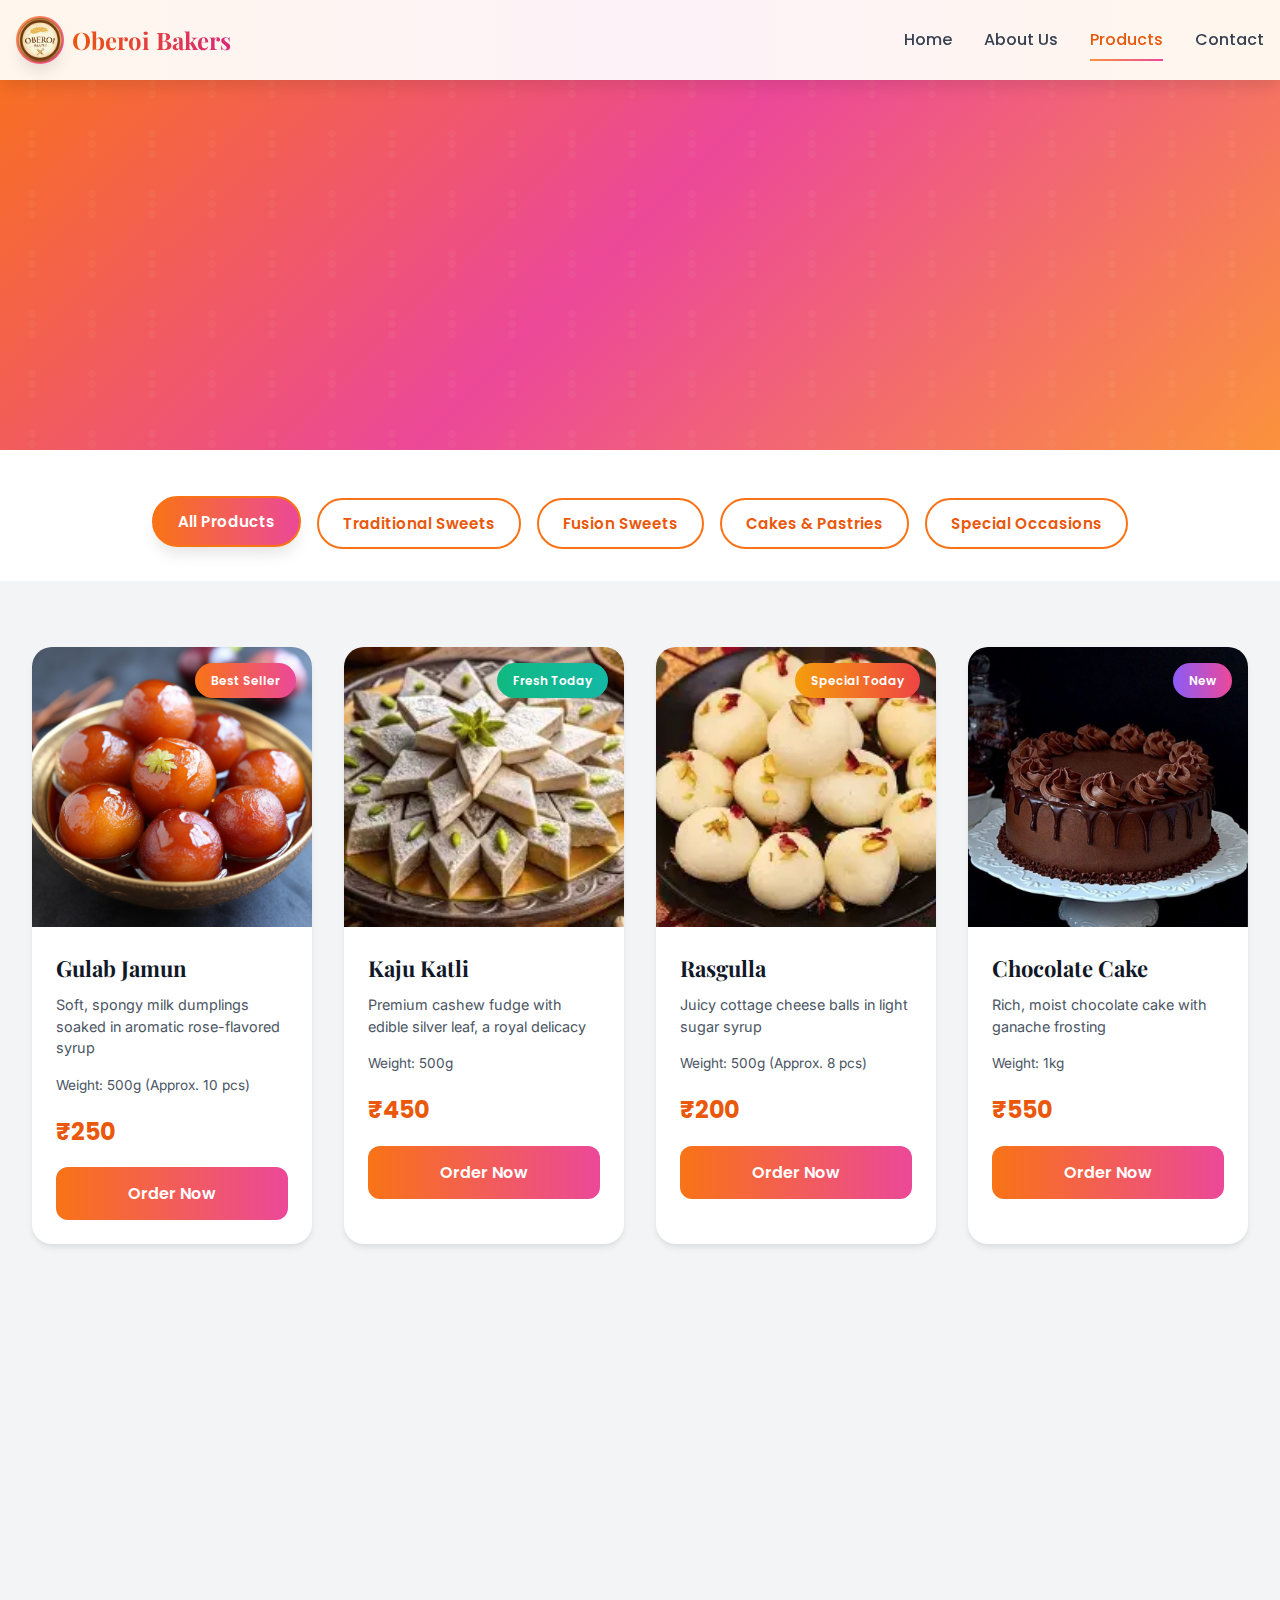
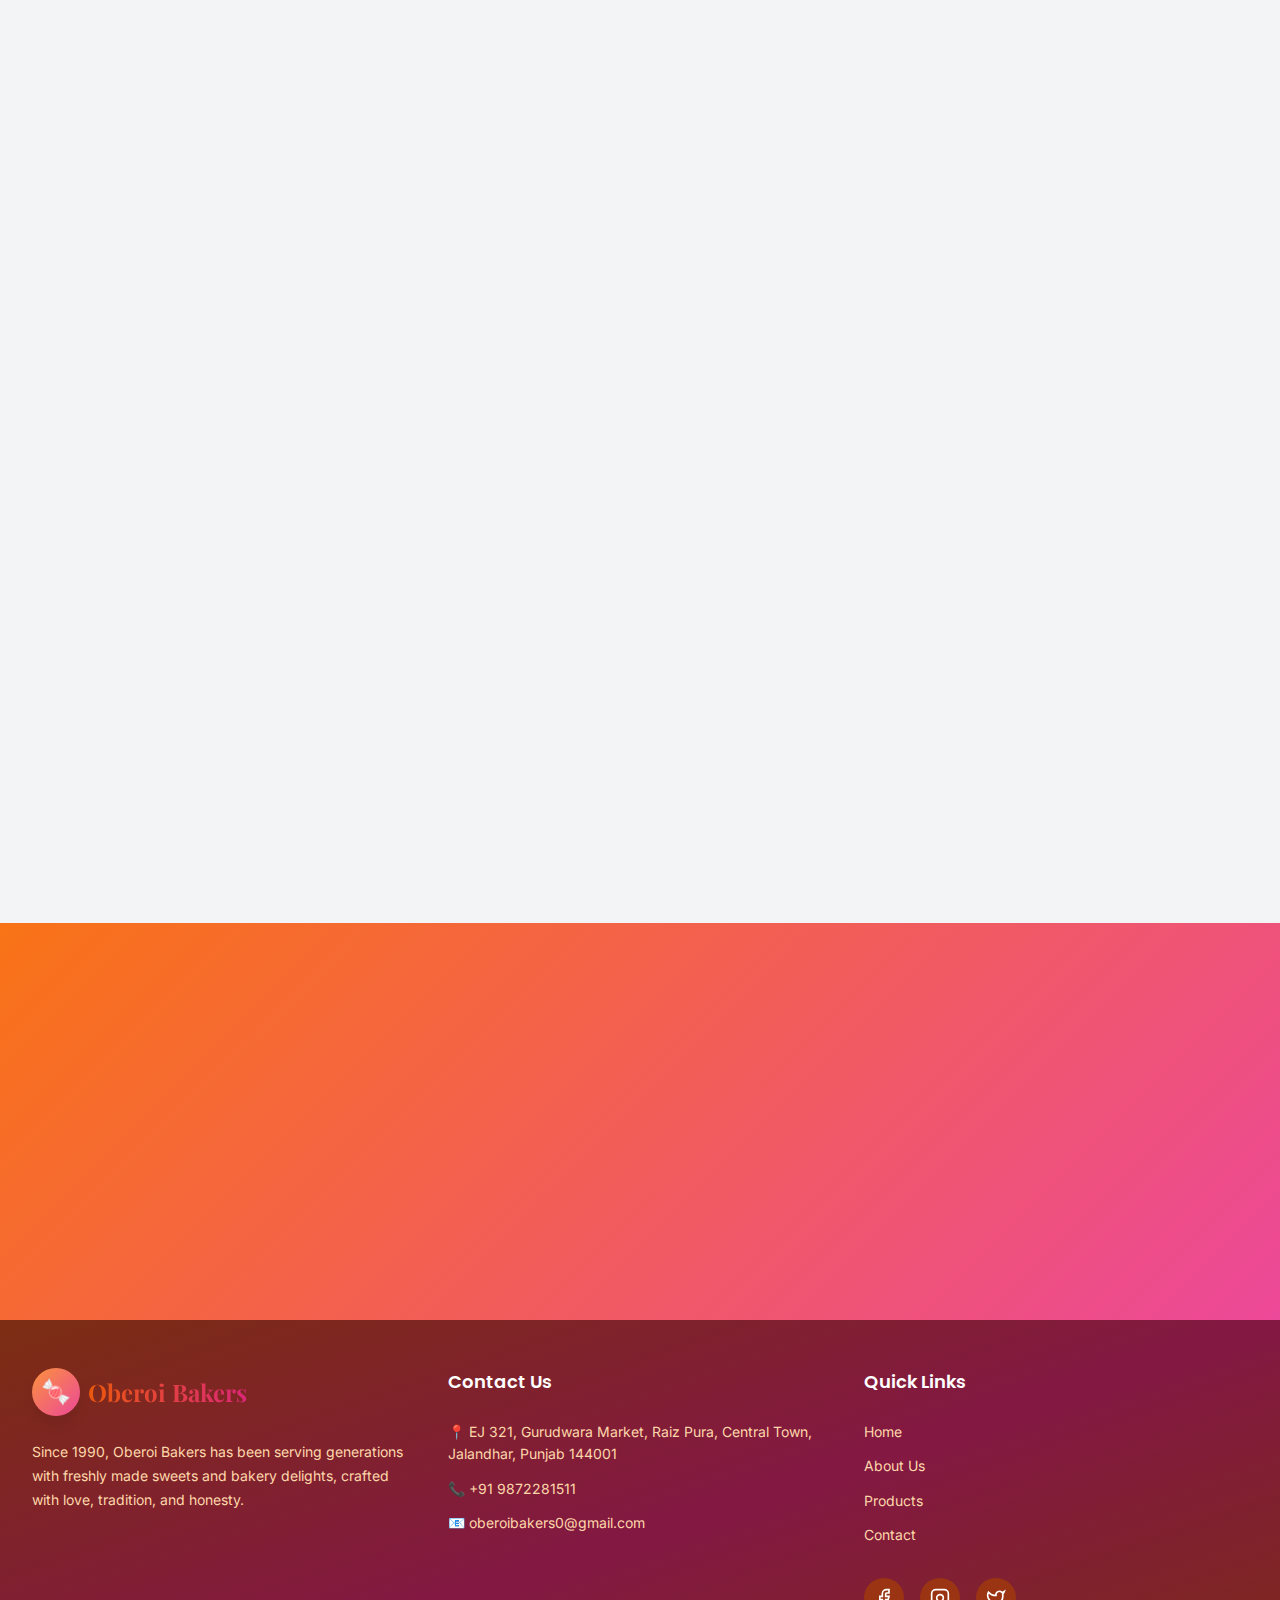
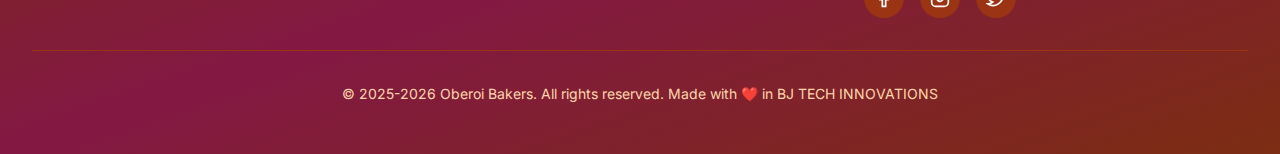
<file: products.html>
<!DOCTYPE html>
<html lang="en">
<head>
    <meta charset="UTF-8">
    <meta name="viewport" content="width=device-width, initial-scale=1.0">
    <title>Products - Oberoi Bakery - Fresh & Delicious Indian Sweets</title>
    <link rel="stylesheet" href="styles.css">
    <link rel="preconnect" href="https://fonts.googleapis.com">
    <link rel="preconnect" href="https://fonts.gstatic.com" crossorigin>
    <link href="https://fonts.googleapis.com/css2?family=Poppins:wght@300;400;500;600;700;800&family=Playfair+Display:wght@400;500;600;700;800&family=Inter:wght@300;400;500;600;700&display=swap" rel="stylesheet">
    <style>
        .products-hero {
            height: 50vh;
            background: linear-gradient(135deg, var(--color-orange-500), var(--color-pink-500), var(--color-orange-400));
            position: relative;
            overflow: hidden;
            padding-top: 5rem;
        }
        
        .filter-section {
            padding: 3rem 0 2rem;
            background-color: var(--color-white);
            border-bottom: 2px solid var(--color-gray-100);
        }
        
        .filter-buttons {
            display: flex;
            flex-wrap: wrap;
            gap: 1rem;
            justify-content: center;
            align-items: center;
        }
        
        .filter-btn {
            padding: 0.75rem 1.5rem;
            border: 2px solid var(--color-orange-500);
            background-color: transparent;
            color: var(--color-orange-600);
            border-radius: 2rem;
            font-family: var(--font-poppins);
            font-weight: 600;
            font-size: 0.95rem;
            cursor: pointer;
            transition: all 0.3s ease;
        }
        
        .filter-btn:hover,
        .filter-btn.active {
            background: linear-gradient(to right, var(--color-orange-500), var(--color-pink-500));
            color: var(--color-white);
            transform: translateY(-2px);
            box-shadow: var(--shadow-lg);
        }
        
        .products-main-section {
            padding: 4rem 0;
            background-color: var(--color-gray-100);
        }
        
        .all-products-grid {
            display: grid;
            grid-template-columns: 1fr;
            gap: 2rem;
        }
        
        @media (min-width: 640px) {
            .all-products-grid {
                grid-template-columns: repeat(2, 1fr);
            }
        }
        
        @media (min-width: 1024px) {
            .all-products-grid {
                grid-template-columns: repeat(4, 1fr);
            }
        }
        
        .product-full-card {
            background-color: var(--color-white);
            border-radius: 1.25rem;
            overflow: hidden;
            box-shadow: var(--shadow-md);
            transition: all 0.4s ease;
            position: relative;
        }
        
        .product-full-card:hover {
            transform: translateY(-10px);
            box-shadow: var(--shadow-2xl);
        }
        
        .product-full-card .product-image-wrapper {
            position: relative;
            overflow: hidden;
            height: 280px;
        }
        
        .product-full-card .product-image {
            width: 100%;
            height: 100%;
            object-fit: cover;
            transition: transform 0.5s ease;
        }
        
        .product-full-card:hover .product-image {
            transform: scale(1.1);
        }
        
        .product-full-card .product-badge {
            position: absolute;
            top: 1rem;
            right: 1rem;
            padding: 0.5rem 1rem;
            border-radius: 2rem;
            font-family: var(--font-poppins);
            font-weight: 600;
            font-size: 0.75rem;
            color: var(--color-white);
        }
        
        .badge-bestseller {
            background: linear-gradient(to right, var(--color-orange-500), var(--color-pink-500));
        }
        
        .badge-fresh {
            background: linear-gradient(to right, #10b981, #14b8a6);
        }
        
        .badge-new {
            background: linear-gradient(to right, #8b5cf6, #ec4899);
        }
        
        .badge-special {
            background: linear-gradient(to right, #f59e0b, #ef4444);
        }
        
        .product-full-card .product-info {
            padding: 1.5rem;
        }
        
        .product-full-card .product-name {
            font-family: var(--font-playfair);
            font-size: 1.375rem;
            font-weight: 700;
            color: var(--color-gray-900);
            margin-bottom: 0.5rem;
        }
        
        .product-full-card .product-description {
            font-family: var(--font-inter);
            font-size: 0.9rem;
            color: var(--color-gray-600);
            margin-bottom: 1rem;
            line-height: 1.5;
        }
        
        .product-full-card .product-price {
            font-family: var(--font-poppins);
            font-size: 1.5rem;
            font-weight: 700;
            color: var(--color-orange-600);
            margin-bottom: 1rem;
        }
        
        .product-full-card .product-weight {
            font-family: var(--font-inter);
            font-size: 0.85rem;
            color: var(--color-gray-600);
            margin-bottom: 1rem;
        }
        
        .product-full-card .btn-order {
            width: 100%;
            padding: 0.875rem;
            background: linear-gradient(to right, var(--color-orange-500), var(--color-pink-500));
            color: var(--color-white);
            border: none;
            border-radius: 0.75rem;
            font-family: var(--font-poppins);
            font-weight: 600;
            font-size: 1rem;
            cursor: pointer;
            transition: all 0.3s ease;
        }
        
        .product-full-card .btn-order:hover {
            transform: translateY(-2px);
            box-shadow: var(--shadow-lg);
        }
        
        .cta-section {
            padding: 5rem 0;
            background: linear-gradient(135deg, var(--color-orange-500), var(--color-pink-500));
            color: var(--color-white);
            text-align: center;
        }
        
        .cta-section h2 {
            font-family: var(--font-playfair);
            font-size: 2.5rem;
            font-weight: 700;
            margin-bottom: 1rem;
        }
        
        .cta-section p {
            font-family: var(--font-inter);
            font-size: 1.25rem;
            margin-bottom: 2rem;
            max-width: 600px;
            margin-left: auto;
            margin-right: auto;
        }
        
        .cta-section .btn-cta {
            display: inline-block;
            padding: 1rem 2.5rem;
            background-color: var(--color-white);
            color: var(--color-orange-600);
            border-radius: 2rem;
            font-family: var(--font-poppins);
            font-weight: 700;
            font-size: 1.125rem;
            transition: all 0.3s ease;
        }
        
        .cta-section .btn-cta:hover {
            transform: translateY(-3px);
            box-shadow: var(--shadow-2xl);
        }
    </style>
</head>
<body>
    <!-- Navigation -->
    <nav class="navbar">
        <div class="nav-container">
            <div class="nav-content">
                <a href="index.html" class="logo">
                    <div class="logo-icon"><img src="./images/OberioBakers1.png" alt="OberioBakerslogo"></div>
                    <span class="logo-text">Oberoi Bakers</span>
                </a>
                <div class="nav-links desktop-menu">
                    <a href="index.html" class="nav-link">Home</a>
                    <a href="about.html" class="nav-link">About Us</a>
                    <a href="products.html" class="nav-link active">Products</a>
                    <a href="contact.html" class="nav-link">Contact</a>
                </div>
                <button class="mobile-menu-btn" id="mobileMenuBtn">
                    <span class="hamburger"></span>
                </button>
            </div>
        </div>
        <div class="mobile-menu" id="mobileMenu">
            <div class="mobile-menu-content">
                <a href="index.html" class="mobile-nav-link">Home</a>
                <a href="about.html" class="mobile-nav-link">About Us</a>
                <a href="products.html" class="mobile-nav-link active">Products</a>
                <a href="contact.html" class="mobile-nav-link">Contact</a>
            </div>
        </div>
    </nav>

    <!-- Hero Section -->
    <section class="products-hero">
        <div class="hero-bg-pattern"></div>
        <div class="container" style="position: relative; z-index: 10; text-align: center; color: white; padding-top: 6rem;">
            <h1 class="fade-in-up" style="font-family: var(--font-playfair); font-size: 3.5rem; font-weight: 700; margin-bottom: 1rem;">Our Products</h1>
            <p class="fade-in-up" style="font-family: var(--font-inter); font-size: 1.25rem; max-width: 48rem; margin: 0 auto;">Discover our exquisite collection of handcrafted Indian sweets and delicacies</p>
        </div>
    </section>

    <!-- Filter Section -->
    <section class="filter-section">
        <div class="container">
            <div class="filter-buttons">
                <button class="filter-btn active" data-category="all">All Products</button>
                <button class="filter-btn" data-category="traditional">Traditional Sweets</button>
                <button class="filter-btn" data-category="fusion">Fusion Sweets</button>
                <button class="filter-btn" data-category="cakes">Cakes & Pastries</button>
                <button class="filter-btn" data-category="special">Special Occasions</button>
            </div>
        </div>
    </section>

    <!-- All Products Section -->
    <section class="products-main-section">
        <div class="container">
            <div class="all-products-grid">
                <!-- Product 1: Gulab Jamun -->
                <div class="product-full-card" data-aos="fade-up" data-category="traditional">
                    <div class="product-image-wrapper">
                        <img src="./images/Gulab Jamun.jpeg" alt="Gulab Jamun" class="product-image">
                        <span class="product-badge badge-bestseller">Best Seller</span>
                    </div>
                    <div class="product-info">
                        <h3 class="product-name">Gulab Jamun</h3>
                        <p class="product-description">Soft, spongy milk dumplings soaked in aromatic rose-flavored syrup</p>
                        <p class="product-weight">Weight: 500g (Approx. 10 pcs)</p>
                        <p class="product-price">₹250</p>
                        <button class="btn-order" onclick="window.location.href='contact.html#order-form'">Order Now</button>
                    </div>
                </div>

                <!-- Product 2: Kaju Katli -->
                <div class="product-full-card" data-aos="fade-up" data-aos-delay="100" data-category="traditional">
                    <div class="product-image-wrapper">
                        <img src="./images/Kaju Katli.webp" alt="Kaju Katli" class="product-image">
                        <span class="product-badge badge-fresh">Fresh Today</span>
                    </div>
                    <div class="product-info">
                        <h3 class="product-name">Kaju Katli</h3>
                        <p class="product-description">Premium cashew fudge with edible silver leaf, a royal delicacy</p>
                        <p class="product-weight">Weight: 500g</p>
                        <p class="product-price">₹450</p>
                        <button class="btn-order" onclick="window.location.href='contact.html#order-form'">Order Now</button>
                    </div>
                </div>

                <!-- Product 3: Rasgulla -->
                <div class="product-full-card" data-aos="fade-up" data-aos-delay="200" data-category="traditional">
                    <div class="product-image-wrapper">
                        <img src="./images/Rasgulla.webp" alt="Rasgulla" class="product-image">
                        <span class="product-badge badge-special">Special Today</span>
                    </div>
                    <div class="product-info">
                        <h3 class="product-name">Rasgulla</h3>
                        <p class="product-description">Juicy cottage cheese balls in light sugar syrup</p>
                        <p class="product-weight">Weight: 500g (Approx. 8 pcs)</p>
                        <p class="product-price">₹200</p>
                        <button class="btn-order" onclick="window.location.href='contact.html#order-form'">Order Now</button>
                    </div>
                </div>

                <!-- Product 4: Chocolate Cake -->
                <div class="product-full-card" data-aos="fade-up" data-aos-delay="300" data-category="cakes">
                    <div class="product-image-wrapper">
                        <img src="./images/Chocolate Cake.webp" alt="Chocolate Cake" class="product-image">
                        <span class="product-badge badge-new">New</span>
                    </div>
                    <div class="product-info">
                        <h3 class="product-name">Chocolate Cake</h3>
                        <p class="product-description">Rich, moist chocolate cake with ganache frosting</p>
                        <p class="product-weight">Weight: 1kg</p>
                        <p class="product-price">₹550</p>
                        <button class="btn-order" onclick="window.location.href='contact.html#order-form'">Order Now</button>
                    </div>
                </div>

                <!-- Product 5: Motichoor Ladoo -->
                <div class="product-full-card" data-aos="fade-up" data-category="traditional">
                    <div class="product-image-wrapper">
                        <img src="./images/Motichoor Ladoo.jpg" alt="Motichoor Ladoo" class="product-image">
                        <span class="product-badge badge-bestseller">Best Seller</span>
                    </div>
                    <div class="product-info">
                        <h3 class="product-name">Motichoor Ladoo</h3>
                        <p class="product-description">Golden pearl-like ladoos made with gram flour and ghee</p>
                        <p class="product-weight">Weight: 500g (Approx. 12 pcs)</p>
                        <p class="product-price">₹280</p>
                        <button class="btn-order" onclick="window.location.href='contact.html#order-form'">Order Now</button>
                    </div>
                </div>

                <!-- Product 6: Barfi Mix -->
                <div class="product-full-card" data-aos="fade-up" data-aos-delay="100" data-category="traditional">
                    <div class="product-image-wrapper">
                        <img src="./images/Barfi Mix.jpg" alt="Barfi Mix" class="product-image">
                        <span class="product-badge badge-special">Special</span>
                    </div>
                    <div class="product-info">
                        <h3 class="product-name">Barfi Mix</h3>
                        <p class="product-description">Assorted barfi varieties - coconut, pistachio, chocolate</p>
                        <p class="product-weight">Weight: 500g (Mixed)</p>
                        <p class="product-price">₹320</p>
                        <button class="btn-order" onclick="window.location.href='contact.html#order-form'">Order Now</button>
                    </div>
                </div>

                <!-- Product 7: Soan Papdi -->
                <div class="product-full-card" data-aos="fade-up" data-aos-delay="200" data-category="traditional">
                    <div class="product-image-wrapper">
                        <img src="./images/Soan Papdi.webp" alt="Soan Papdi" class="product-image">
                        <span class="product-badge badge-fresh">Fresh</span>
                    </div>
                    <div class="product-info">
                        <h3 class="product-name">Soan Papdi</h3>
                        <p class="product-description">Crispy, flaky sweet with cardamom and nuts</p>
                        <p class="product-weight">Weight: 500g</p>
                        <p class="product-price">₹180</p>
                        <button class="btn-order" onclick="window.location.href='contact.html#order-form'">Order Now</button>
                    </div>
                </div>

                <!-- Product 8: Peda -->
                <div class="product-full-card" data-aos="fade-up" data-aos-delay="300" data-category="traditional">
                    <div class="product-image-wrapper">
                        <img src="./images/Milk Peda.webp" alt="Peda" class="product-image">
                        <span class="product-badge badge-bestseller">Best Seller</span>
                    </div>
                    <div class="product-info">
                        <h3 class="product-name">Milk Peda</h3>
                        <p class="product-description">Traditional milk sweet with cardamom and saffron</p>
                        <p class="product-weight">Weight: 500g (Approx. 20 pcs)</p>
                        <p class="product-price">₹240</p>
                        <button class="btn-order" onclick="window.location.href='contact.html#order-form'">Order Now</button>
                    </div>
                </div>

                <!-- Product 9: Jalebi -->
                <div class="product-full-card" data-aos="fade-up" data-category="traditional">
                    <div class="product-image-wrapper">
                        <img src="./images/Jalebi.jpg" alt="Jalebi" class="product-image">
                        <span class="product-badge badge-fresh">Fresh Today</span>
                    </div>
                    <div class="product-info">
                        <h3 class="product-name">Jalebi</h3>
                        <p class="product-description">Crispy spiral sweets dipped in saffron sugar syrup</p>
                        <p class="product-weight">Weight: 500g</p>
                        <p class="product-price">₹160</p>
                        <button class="btn-order" onclick="window.location.href='contact.html#order-form'">Order Now</button>
                    </div>
                </div>

                <!-- Product 10: Chocolate Barfi -->
                <div class="product-full-card" data-aos="fade-up" data-aos-delay="100" data-category="fusion">
                    <div class="product-image-wrapper">
                        <img src="./images/Chocolate Barfi.jpg" alt="Chocolate Barfi" class="product-image">
                        <span class="product-badge badge-new">New</span>
                    </div>
                    <div class="product-info">
                        <h3 class="product-name">Chocolate Barfi</h3>
                        <p class="product-description">Modern fusion of traditional barfi with Belgian chocolate</p>
                        <p class="product-weight">Weight: 500g</p>
                        <p class="product-price">₹380</p>
                        <button class="btn-order" onclick="window.location.href='contact.html#order-form'">Order Now</button>
                    </div>
                </div>

                <!-- Product 11: Rasmalai -->
                <div class="product-full-card" data-aos="fade-up" data-aos-delay="200" data-category="traditional">
                    <div class="product-image-wrapper">
                        <img src="./images/Rasmalai.jpg" alt="Rasmalai" class="product-image">
                        <span class="product-badge badge-special">Special</span>
                    </div>
                    <div class="product-info">
                        <h3 class="product-name">Rasmalai</h3>
                        <p class="product-description">Soft cottage cheese patties in rich, creamy saffron milk</p>
                        <p class="product-weight">Weight: 500g (6 pcs)</p>
                        <p class="product-price">₹290</p>
                        <button class="btn-order" onclick="window.location.href='contact.html#order-form'">Order Now</button>
                    </div>
                </div>

                <!-- Product 12: Special Gift Box -->
                <div class="product-full-card" data-aos="fade-up" data-aos-delay="300" data-category="special">
                    <div class="product-image-wrapper">
                        <img src="./images/Premium Gift Box.jpg" alt="Gift Box" class="product-image">
                        <span class="product-badge badge-bestseller">Most Popular</span>
                    </div>
                    <div class="product-info">
                        <h3 class="product-name">Premium Gift Box</h3>
                        <p class="product-description">Curated selection of our finest sweets in elegant packaging</p>
                        <p class="product-weight">Weight: 1kg (Assorted)</p>
                        <p class="product-price">₹650</p>
                        <button class="btn-order" onclick="window.location.href='contact.html#order-form'">Order Now</button>
                    </div>
                </div>
            </div>
        </div>
    </section>

    <!-- CTA Section -->
    <section class="cta-section">
        <div class="container">
            <h2 data-aos="fade-up">Can't Find What You're Looking For?</h2>
            <p data-aos="fade-up" data-aos-delay="100">We offer custom orders and special arrangements for all occasions. Get in touch with us!</p>
            <a href="contact.html" class="btn-cta" data-aos="zoom-in" data-aos-delay="200">Contact Us</a>
        </div>
    </section>

    <!-- Footer -->
    <footer class="footer">
        <div class="container">
            <div class="footer-grid">
                <div class="footer-column">
                    <div class="footer-logo">
                        <div class="logo-icon">🍬</div>
                        <span class="logo-text">Oberoi Bakers</span>
                    </div>
                   <p class="footer-description">
                        Since 1990, Oberoi Bakers has been serving generations with freshly made sweets
                        and bakery delights, crafted with love, tradition, and honesty.
                    </p>
                </div>
                <div class="footer-column">
                    <h3 class="footer-heading">Contact Us</h3>
                    <div class="footer-contact">
                        <p>📍 EJ 321, Gurudwara Market, Raiz Pura, Central Town, Jalandhar, Punjab 144001</p>
                        <p>📞 +91 9872281511</p>
                        <p>📧 oberoibakers0@gmail.com</p>
                    </div>
                </div>
                <div class="footer-column">
                    <h3 class="footer-heading">Quick Links</h3>
                    <div class="footer-links">
                        <a href="index.html">Home</a>
                        <a href="about.html">About Us</a>
                        <a href="products.html">Products</a>
                        <a href="contact.html">Contact</a>
                    </div>
                    <div class="social-links">
                        <a href="#" class="social-link">
                            <svg xmlns="http://www.w3.org/2000/svg" width="20" height="20" viewBox="0 0 24 24" fill="none" stroke="currentColor" stroke-width="2"><path d="M18 2h-3a5 5 0 0 0-5 5v3H7v4h3v8h4v-8h3l1-4h-4V7a1 1 0 0 1 1-1h3z"/></svg>
                        </a>
                        <a href="#" class="social-link">
                            <svg xmlns="http://www.w3.org/2000/svg" width="20" height="20" viewBox="0 0 24 24" fill="none" stroke="currentColor" stroke-width="2"><rect width="20" height="20" x="2" y="2" rx="5" ry="5"/><path d="M16 11.37A4 4 0 1 1 12.63 8 4 4 0 0 1 16 11.37z"/><line x1="17.5" x2="17.51" y1="6.5" y2="6.5"/></svg>
                        </a>
                        <a href="#" class="social-link">
                            <svg xmlns="http://www.w3.org/2000/svg" width="20" height="20" viewBox="0 0 24 24" fill="none" stroke="currentColor" stroke-width="2"><path d="M22 4s-.7 2.1-2 3.4c1.6 10-9.4 17.3-18 11.6 2.2.1 4.4-.6 6-2C3 15.5.5 9.6 3 5c2.2 2.6 5.6 4.1 9 4-.9-4.2 4-6.6 7-3.8 1.1 0 3-1.2 3-1.2z"/></svg>
                        </a>
                    </div>
                </div>
            </div>
            <div class="footer-bottom">
                <p>© 2025-2026 Oberoi Bakers. All rights reserved. Made with ❤️ in BJ TECH INNOVATIONS</p>
            </div>
        </div>
    </footer>

    <script src="script.js"></script>
    <script>
        // Product filtering functionality
        const filterBtns = document.querySelectorAll('.filter-btn');
        const productCards = document.querySelectorAll('.product-full-card');

        filterBtns.forEach(btn => {
            btn.addEventListener('click', () => {
                // Remove active class from all buttons
                filterBtns.forEach(b => b.classList.remove('active'));
                // Add active class to clicked button
                btn.classList.add('active');

                const category = btn.getAttribute('data-category');

                productCards.forEach(card => {
                    const cardCategory = card.getAttribute('data-category');
                    
                    if (category === 'all' || cardCategory === category) {
                        card.style.display = 'block';
                        setTimeout(() => {
                            card.style.opacity = '1';
                            card.style.transform = 'translateY(0)';
                        }, 10);
                    } else {
                        card.style.opacity = '0';
                        card.style.transform = 'translateY(20px)';
                        setTimeout(() => {
                            card.style.display = 'none';
                        }, 300);
                    }
                });
            });
        });
    </script>
</body>
</html>
</file>
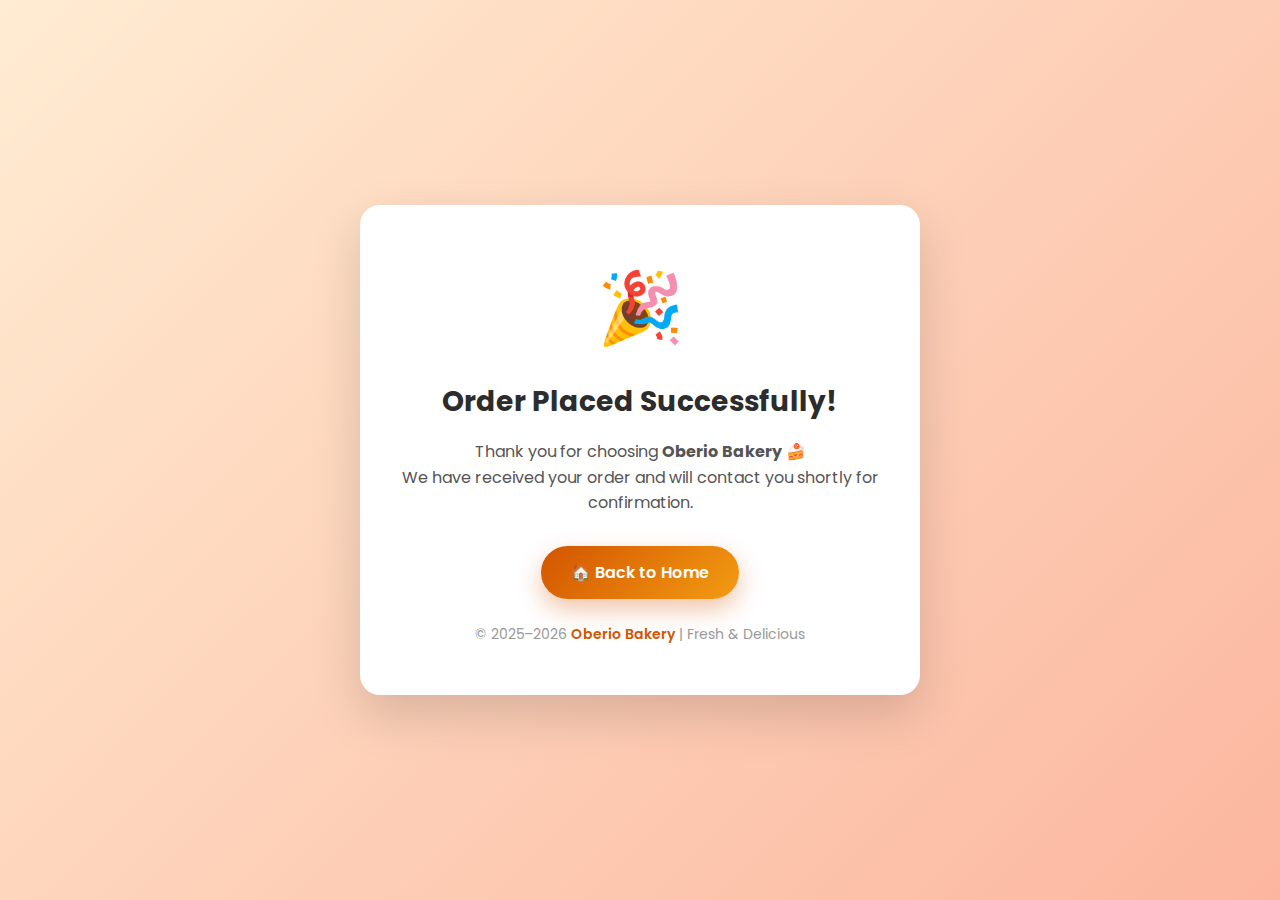
<file: success.html>
<!DOCTYPE html>
<html lang="en">
<head>
    <meta charset="UTF-8">
    <title>Order Successful | Oberio Bakery</title>
    <meta name="viewport" content="width=device-width, initial-scale=1.0">

    <!-- Google Font -->
    <link href="https://fonts.googleapis.com/css2?family=Poppins:wght@400;600;700&display=swap" rel="stylesheet">

    <style>
        body {
            margin: 0;
            min-height: 100vh;
            font-family: 'Poppins', sans-serif;
            background: linear-gradient(135deg, #ffecd2, #fcb69f);
            display: flex;
            align-items: center;
            justify-content: center;
        }

        .success-card {
            background: #fff;
            padding: 50px 40px;
            border-radius: 20px;
            max-width: 480px;
            width: 90%;
            text-align: center;
            box-shadow: 0 20px 50px rgba(0,0,0,0.15);
            animation: popUp 0.8s ease;
        }

        @keyframes popUp {
            from {
                transform: scale(0.8);
                opacity: 0;
            }
            to {
                transform: scale(1);
                opacity: 1;
            }
        }

        .check-icon {
            font-size: 70px;
            margin-bottom: 20px;
            color: #2ecc71;
            animation: bounce 1.5s infinite;
        }

        @keyframes bounce {
            0%, 100% { transform: translateY(0); }
            50% { transform: translateY(-8px); }
        }

        h1 {
            font-size: 28px;
            color: #2c2c2c;
            margin-bottom: 10px;
        }

        p {
            font-size: 16px;
            color: #555;
            margin-bottom: 30px;
            line-height: 1.6;
        }

        .btn-home {
            display: inline-block;
            padding: 14px 30px;
            background: linear-gradient(135deg, #d35400, #f39c12);
            color: #fff;
            text-decoration: none;
            border-radius: 30px;
            font-weight: 600;
            transition: all 0.3s ease;
            box-shadow: 0 10px 25px rgba(211, 84, 0, 0.35);
        }

        .btn-home:hover {
            transform: translateY(-3px);
            box-shadow: 0 15px 35px rgba(211, 84, 0, 0.45);
        }

        .brand {
            margin-top: 25px;
            font-size: 14px;
            color: #999;
        }

        .brand span {
            color: #d35400;
            font-weight: 600;
        }
    </style>
</head>

<body>

    <div class="success-card">
        <div class="check-icon">🎉</div>
        <h1>Order Placed Successfully!</h1>
        <p>
            Thank you for choosing <strong>Oberio Bakery</strong> 🍰<br>
            We have received your order and will contact you shortly for confirmation.
        </p>

        <a href="/" class="btn-home">🏠 Back to Home</a>

        <div class="brand">
           © 2025–2026 <span>Oberio Bakery</span> | Fresh & Delicious

        </div>
    </div>

</body>
</html>
</file>
<file: styles.css>
/* ===== RESET & BASE STYLES ===== */
* {
    margin: 0;
    padding: 0;
    box-sizing: border-box;
}

:root {
    --color-orange-50: #fff7ed;
    --color-orange-100: #ffedd5;
    --color-orange-400: #fb923c;
    --color-orange-500: #f97316;
    --color-orange-600: #ea580c;
    --color-orange-800: #9a3412;
    --color-orange-900: #7c2d12;
    
    --color-pink-50: #fdf2f8;
    --color-pink-400: #f472b6;
    --color-pink-500: #ec4899;
    --color-pink-600: #db2777;
    --color-pink-900: #831843;
    
    --color-gray-100: #f3f4f6;
    --color-gray-300: #d1d5db;
    --color-gray-600: #4b5563;
    --color-gray-700: #374151;
    --color-gray-900: #111827;
    
    --color-white: #ffffff;
    --color-black: #000000;
    
    --font-playfair: 'Playfair Display', serif;
    --font-poppins: 'Poppins', sans-serif;
    --font-inter: 'Inter', sans-serif;
    
    --shadow-sm: 0 1px 2px 0 rgba(0, 0, 0, 0.05);
    --shadow-md: 0 4px 6px -1px rgba(0, 0, 0, 0.1);
    --shadow-lg: 0 10px 15px -3px rgba(0, 0, 0, 0.1);
    --shadow-xl: 0 20px 25px -5px rgba(0, 0, 0, 0.1);
    --shadow-2xl: 0 25px 50px -12px rgba(0, 0, 0, 0.25);
}

html {
    scroll-behavior: smooth;
}

body {
    font-family: var(--font-inter);
    line-height: 1.6;
    color: var(--color-gray-900);
    background-color: var(--color-white);
    overflow-x: hidden;
}

img {
    max-width: 100%;
    height: auto;
    display: block;
}

a {
    text-decoration: none;
    color: inherit;
}

/* ===== CUSTOM SCROLLBAR ===== */
::-webkit-scrollbar {
    width: 10px;
}

::-webkit-scrollbar-track {
    background: #fed7aa;
}

::-webkit-scrollbar-thumb {
    background: linear-gradient(to bottom, #f97316, #ec4899);
    border-radius: 5px;
}

::-webkit-scrollbar-thumb:hover {
    background: linear-gradient(to bottom, #ea580c, #db2777);
}

::selection {
    background-color: #fb923c;
    color: white;
}

/* ===== CONTAINER ===== */
.container {
    max-width: 1280px;
    margin: 0 auto;
    padding: 0 1rem;
}

@media (min-width: 640px) {
    .container {
        padding: 0 1.5rem;
    }
}

@media (min-width: 1024px) {
    .container {
        padding: 0 2rem;
    }
}

/* ===== NAVIGATION ===== */
.navbar {
    position: fixed;
    top: 0;
    left: 0;
    right: 0;
    z-index: 1000;
    background: linear-gradient(to right, var(--color-orange-50), var(--color-pink-50), var(--color-orange-50));
    box-shadow: var(--shadow-lg);
    backdrop-filter: blur(10px);
}

.nav-container {
    max-width: 1280px;
    margin: 0 auto;
    padding: 0 1rem;
}

.nav-content {
    display: flex;
    justify-content: space-between;
    align-items: center;
    height: 5rem;
}

.logo {
    display: flex;
    align-items: center;
    gap: 0.5rem;
    transition: transform 0.3s ease;
}

.logo:hover {
    transform: scale(1.05);
}

.logo-icon {
    width: 3rem;
    height: 3rem;
    background: linear-gradient(to bottom right, var(--color-orange-400), var(--color-pink-500));
    border-radius: 50%;
    display: flex;
    align-items: center;
    justify-content: center;
    font-size: 1.5rem;
    box-shadow: var(--shadow-lg);
}

.logo-text {
    font-family: var(--font-playfair);
    font-size: 1.5rem;
    font-weight: 700;
    background: linear-gradient(to right, var(--color-orange-600), var(--color-pink-600));
    -webkit-background-clip: text;
    -webkit-text-fill-color: transparent;
    background-clip: text;
}

.nav-links {
    display: none;
    gap: 2rem;
    align-items: center;
}

@media (min-width: 768px) {
    .nav-links {
        display: flex;
    }
}

.nav-link {
    font-family: var(--font-poppins);
    font-weight: 500;
    color: var(--color-gray-700);
    position: relative;
    transition: color 0.3s ease;
    padding: 0.5rem 0;
}

.nav-link:hover,
.nav-link.active {
    color: var(--color-orange-600);
}

.nav-link.active::after {
    content: '';
    position: absolute;
    bottom: 0;
    left: 0;
    right: 0;
    height: 2px;
    background: linear-gradient(to right, var(--color-orange-400), var(--color-pink-500));
}

.mobile-menu-btn {
    display: block;
    background: none;
    border: none;
    cursor: pointer;
    padding: 0.5rem;
    border-radius: 0.5rem;
    transition: background-color 0.3s ease;
}

@media (min-width: 768px) {
    .mobile-menu-btn {
        display: none;
    }
}

.mobile-menu-btn:hover {
    background-color: var(--color-orange-100);
}

.hamburger {
    display: block;
    width: 28px;
    height: 2px;
    background-color: var(--color-gray-700);
    position: relative;
    transition: all 0.3s ease;
}

.hamburger::before,
.hamburger::after {
    content: '';
    position: absolute;
    width: 28px;
    height: 2px;
    background-color: var(--color-gray-700);
    transition: all 0.3s ease;
}

.hamburger::before {
    top: -8px;
}

.hamburger::after {
    bottom: -8px;
}

.mobile-menu-btn.active .hamburger {
    background-color: transparent;
}

.mobile-menu-btn.active .hamburger::before {
    top: 0;
    transform: rotate(45deg);
}

.mobile-menu-btn.active .hamburger::after {
    bottom: 0;
    transform: rotate(-45deg);
}

.mobile-menu {
    display: none;
    background-color: var(--color-white);
    border-top: 1px solid var(--color-orange-200);
    box-shadow: var(--shadow-lg);
}

.mobile-menu.active {
    display: block;
}

.mobile-menu-content {
    padding: 1rem;
    display: flex;
    flex-direction: column;
    gap: 0.5rem;
}

.mobile-nav-link {
    display: block;
    font-family: var(--font-poppins);
    font-weight: 500;
    font-size: 1.125rem;
    padding: 0.75rem 1rem;
    border-radius: 0.5rem;
    color: var(--color-gray-700);
    transition: all 0.3s ease;
}

.mobile-nav-link:hover,
.mobile-nav-link.active {
    background: linear-gradient(to right, var(--color-orange-500), var(--color-pink-500));
    color: var(--color-white);
}

/* ===== BUTTONS ===== */
.btn {
    font-family: var(--font-poppins);
    font-weight: 600;
    padding: 1rem 2rem;
    border-radius: 9999px;
    font-size: 1.125rem;
    cursor: pointer;
    border: none;
    transition: all 0.3s ease;
    display: inline-block;
    text-align: center;
}

.btn-primary {
    background: linear-gradient(to right, var(--color-orange-500), var(--color-pink-500));
    color: var(--color-white);
    box-shadow: var(--shadow-lg);
}

.btn-primary:hover {
    box-shadow: var(--shadow-xl);
    transform: scale(1.05);
}

.btn-secondary {
    background-color: var(--color-white);
    color: var(--color-orange-600);
    border: 2px solid var(--color-orange-500);
    box-shadow: var(--shadow-lg);
}

.btn-secondary:hover {
    box-shadow: var(--shadow-xl);
    transform: scale(1.05);
}

.btn-cart {
    width: 100%;
    background: linear-gradient(to right, var(--color-orange-500), var(--color-pink-500));
    color: var(--color-white);
    padding: 0.75rem;
    border-radius: 0.75rem;
}

.btn-cart:hover {
    box-shadow: var(--shadow-lg);
    transform: scale(1.05);
}

.btn-offer {
    background-color: var(--color-white);
    color: var(--color-orange-600);
    font-weight: 700;
    box-shadow: var(--shadow-2xl);
}

.btn-offer:hover {
    transform: scale(1.05);
}

/* ===== HERO SECTION ===== */
.hero-section {
    min-height: 100vh;
    display: flex;
    align-items: center;
    justify-content: center;
    position: relative;
    overflow: hidden;
    background: linear-gradient(to bottom right, var(--color-orange-50), var(--color-pink-50), #fefce8);
    padding-top: 5rem;
}

.hero-bg-pattern {
    position: absolute;
    inset: 0;
    background-image: url('[data-uri]');
    opacity: 0.5;
}

.hero-content {
    position: relative;
    z-index: 10;
    text-align: center;
    padding: 8rem 1rem;
}

.hero-subtitle {
    display: inline-block;
    font-family: var(--font-inter);
    color: var(--color-orange-600);
    font-weight: 600;
    font-size: 0.875rem;
    text-transform: uppercase;
    letter-spacing: 0.05em;
    margin-bottom: 1rem;
}

.hero-title {
    font-family: var(--font-playfair);
    font-size: 3rem;
    font-weight: 700;
    margin-bottom: 1.5rem;
    background: linear-gradient(to right, var(--color-orange-600), var(--color-pink-600), var(--color-orange-600));
    -webkit-background-clip: text;
    -webkit-text-fill-color: transparent;
    background-clip: text;
    line-height: 1.2;
}

@media (min-width: 768px) {
    .hero-title {
        font-size: 4.5rem;
    }
}

.hero-description {
    font-family: var(--font-inter);
    font-size: 1.25rem;
    color: var(--color-gray-700);
    margin-bottom: 2.5rem;
    max-width: 48rem;
    margin-left: auto;
    margin-right: auto;
}

@media (min-width: 768px) {
    .hero-description {
        font-size: 1.5rem;
    }
}

.hero-buttons {
    display: flex;
    flex-direction: column;
    gap: 1rem;
    justify-content: center;
    align-items: center;
}

@media (min-width: 640px) {
    .hero-buttons {
        flex-direction: row;
    }
}

.floating-emoji {
    position: absolute;
    font-size: 4rem;
    animation: float 3s ease-in-out infinite;
}

.floating-emoji-1 {
    top: 5rem;
    left: 2.5rem;
    animation-delay: 0s;
}

.floating-emoji-2 {
    bottom: 8rem;
    right: 5rem;
    font-size: 3rem;
    animation-duration: 4s;
    animation-delay: 1s;
}

@keyframes float {
    0%, 100% {
        transform: translateY(0) rotate(0deg);
    }
    50% {
        transform: translateY(-20px) rotate(5deg);
    }
}

/* ===== SECTIONS ===== */
.section {
    padding: 5rem 0;
}

.section-white {
    background-color: var(--color-white);
}

.section-gradient {
    background: linear-gradient(to bottom right, var(--color-orange-50), var(--color-pink-50));
}

.section-header {
    text-align: center;
    margin-bottom: 4rem;
}

.section-title {
    font-family: var(--font-playfair);
    font-size: 2.5rem;
    font-weight: 700;
    color: var(--color-gray-900);
    margin-bottom: 1rem;
}

@media (min-width: 768px) {
    .section-title {
        font-size: 3rem;
    }
}

.section-description {
    font-family: var(--font-inter);
    font-size: 1.125rem;
    color: var(--color-gray-600);
    max-width: 42rem;
    margin: 0 auto;
}

/* ===== PRODUCTS GRID ===== */
.products-grid {
    display: grid;
    grid-template-columns: 1fr;
    gap: 2rem;
}

@media (min-width: 640px) {
    .products-grid {
        grid-template-columns: repeat(2, 1fr);
    }
}

@media (min-width: 1024px) {
    .products-grid {
        grid-template-columns: repeat(4, 1fr);
    }
}

.product-card {
    background-color: var(--color-white);
    border-radius: 1rem;
    overflow: hidden;
    box-shadow: var(--shadow-lg);
    transition: all 0.3s ease;
}

.product-card:hover {
    box-shadow: var(--shadow-2xl);
    transform: translateY(-10px);
}

.product-image-wrapper {
    position: relative;
    height: 16rem;
    overflow: hidden;
}

.product-image {
    width: 100%;
    height: 100%;
    object-fit: cover;
    transition: transform 0.5s ease;
}

.product-card:hover .product-image {
    transform: scale(1.1);
}

.product-badge {
    position: absolute;
    top: 1rem;
    right: 1rem;
    padding: 0.25rem 0.75rem;
    border-radius: 9999px;
    font-family: var(--font-poppins);
    font-weight: 600;
    font-size: 0.75rem;
    color: var(--color-white);
}

.badge-bestseller {
    background: linear-gradient(to right, #facc15, var(--color-orange-500));
}

.badge-fresh {
    background: linear-gradient(to right, #34d399, #10b981);
}

.badge-special {
    background: linear-gradient(to right, var(--color-orange-400), var(--color-pink-500));
}

.badge-new {
    background: linear-gradient(to right, #f87171, var(--color-pink-500));
}

.product-info {
    padding: 1.5rem;
}

.product-name {
    font-family: var(--font-poppins);
    font-size: 1.25rem;
    font-weight: 700;
    color: var(--color-gray-900);
    margin-bottom: 0.5rem;
}

.product-price {
    font-family: var(--font-inter);
    font-size: 1.5rem;
    font-weight: 700;
    color: var(--color-orange-600);
    margin-bottom: 1rem;
}

/* ===== OFFERS SECTION ===== */
.offers-section {
    padding: 5rem 0;
    background: linear-gradient(to right, var(--color-orange-500), var(--color-pink-500), var(--color-orange-500));
    position: relative;
    overflow: hidden;
}

.offers-bg-pattern {
    position: absolute;
    inset: 0;
    background-image: url('[data-uri]');
    opacity: 0.5;
}

.offers-card {
    position: relative;
    z-index: 10;
    background-color: rgba(255, 255, 255, 0.2);
    backdrop-filter: blur(16px);
    border-radius: 1.5rem;
    padding: 3rem;
    box-shadow: var(--shadow-2xl);
    text-align: center;
}

.offer-badge {
    display: inline-block;
    background-color: #facc15;
    color: #7c2d12;
    padding: 0.5rem 1rem;
    border-radius: 9999px;
    font-family: var(--font-poppins);
    font-weight: 700;
    font-size: 0.875rem;
    margin-bottom: 1.5rem;
    animation: pulse 2s ease-in-out infinite;
}

@keyframes pulse {
    0%, 100% {
        opacity: 1;
    }
    50% {
        opacity: 0.8;
    }
}

.offers-title {
    font-family: var(--font-playfair);
    font-size: 2.5rem;
    font-weight: 700;
    color: var(--color-white);
    margin-bottom: 1.5rem;
}

@media (min-width: 768px) {
    .offers-title {
        font-size: 3rem;
    }
}

.offers-description {
    font-family: var(--font-inter);
    font-size: 1.25rem;
    color: var(--color-white);
    margin-bottom: 2rem;
    max-width: 42rem;
    margin-left: auto;
    margin-right: auto;
}

/* ===== FEATURES GRID ===== */
.features-grid {
    display: grid;
    grid-template-columns: 1fr;
    gap: 2rem;
}

@media (min-width: 768px) {
    .features-grid {
        grid-template-columns: repeat(2, 1fr);
    }
}

@media (min-width: 1024px) {
    .features-grid {
        grid-template-columns: repeat(4, 1fr);
    }
}

.feature-card {
    background-color: var(--color-white);
    padding: 2rem;
    border-radius: 1rem;
    box-shadow: var(--shadow-lg);
    text-align: center;
    transition: all 0.3s ease;
}

.feature-card:hover {
    box-shadow: var(--shadow-xl);
    transform: scale(1.05);
}

.feature-icon {
    width: 5rem;
    height: 5rem;
    background: linear-gradient(to bottom right, var(--color-orange-400), var(--color-pink-500));
    border-radius: 50%;
    display: flex;
    align-items: center;
    justify-content: center;
    color: var(--color-white);
    margin: 0 auto 1.5rem;
}

.feature-title {
    font-family: var(--font-poppins);
    font-size: 1.25rem;
    font-weight: 700;
    color: var(--color-gray-900);
    margin-bottom: 0.75rem;
}

.feature-description {
    font-family: var(--font-inter);
    color: var(--color-gray-600);
}

/* ===== TESTIMONIALS ===== */
.testimonials-grid {
    display: grid;
    grid-template-columns: 1fr;
    gap: 2rem;
}

@media (min-width: 768px) {
    .testimonials-grid {
        grid-template-columns: repeat(3, 1fr);
    }
}

.testimonial-card {
    background: linear-gradient(to bottom right, var(--color-orange-50), var(--color-pink-50));
    padding: 2rem;
    border-radius: 1rem;
    box-shadow: var(--shadow-lg);
    transition: all 0.3s ease;
}

.testimonial-card:hover {
    box-shadow: var(--shadow-xl);
}

.rating {
    display: flex;
    gap: 0.25rem;
    margin-bottom: 1rem;
}

.star {
    color: var(--color-orange-400);
    font-size: 1.25rem;
}

.testimonial-text {
    font-family: var(--font-inter);
    color: var(--color-gray-700);
    font-style: italic;
    margin-bottom: 1.5rem;
}

.testimonial-author {
    font-family: var(--font-poppins);
    font-weight: 700;
    color: var(--color-gray-900);
}

/* ===== FOOTER ===== */
.footer {
    background: linear-gradient(to bottom right, var(--color-orange-900), var(--color-pink-900), var(--color-orange-900));
    color: var(--color-white);
    padding: 3rem 0;
}

.footer-grid {
    display: grid;
    grid-template-columns: 1fr;
    gap: 2rem;
    margin-bottom: 2rem;
}

@media (min-width: 768px) {
    .footer-grid {
        grid-template-columns: repeat(3, 1fr);
    }
}

.footer-column {
    display: flex;
    flex-direction: column;
    gap: 1rem;
}

.footer-logo {
    display: flex;
    align-items: center;
    gap: 0.5rem;
    margin-bottom: 0.5rem;
}

.footer-description {
    font-family: var(--font-inter);
    font-size: 0.875rem;
    color: #fed7aa;
    line-height: 1.7;
}

.footer-heading {
    font-family: var(--font-poppins);
    font-size: 1.125rem;
    font-weight: 600;
    margin-bottom: 0.5rem;
}

.footer-contact,
.footer-links {
    display: flex;
    flex-direction: column;
    gap: 0.75rem;
    font-family: var(--font-inter);
    font-size: 0.875rem;
    color: #fed7aa;
}

.footer-links a {
    transition: color 0.3s ease;
}

.footer-links a:hover {
    color: var(--color-white);
}

.social-links {
    display: flex;
    gap: 1rem;
    margin-top: 1rem;
}

.social-link {
    width: 2.5rem;
    height: 2.5rem;
    background-color: #9a3412;
    border-radius: 50%;
    display: flex;
    align-items: center;
    justify-content: center;
    transition: all 0.3s ease;
}

.social-link:hover {
    background-color: #7c2d12;
    transform: scale(1.1);
}

.footer-bottom {
    padding-top: 2rem;
    border-top: 1px solid #9a3412;
    text-align: center;
}

.footer-bottom p {
    font-family: var(--font-inter);
    font-size: 0.875rem;
    color: #fed7aa;
}

/* ===== ANIMATIONS ===== */
.fade-in-up {
    opacity: 0;
    transform: translateY(30px);
    animation: fadeInUp 0.6s ease forwards;
}

.fade-in-up:nth-child(1) { animation-delay: 0.2s; }
.fade-in-up:nth-child(2) { animation-delay: 0.3s; }
.fade-in-up:nth-child(3) { animation-delay: 0.4s; }
.fade-in-up:nth-child(4) { animation-delay: 0.5s; }

@keyframes fadeInUp {
    to {
        opacity: 1;
        transform: translateY(0);
    }
}

[data-aos] {
    opacity: 0;
    transition: opacity 0.6s ease, transform 0.6s ease;
}

[data-aos].aos-animate {
    opacity: 1;
}

[data-aos="fade-up"] {
    transform: translateY(50px);
}

[data-aos="fade-up"].aos-animate {
    transform: translateY(0);
}

[data-aos="fade-right"] {
    transform: translateX(-50px);
}

[data-aos="fade-right"].aos-animate {
    transform: translateX(0);
}

[data-aos="fade-left"] {
    transform: translateX(50px);
}

[data-aos="fade-left"].aos-animate {
    transform: translateX(0);
}

[data-aos="zoom-in"] {
    transform: scale(0.8);
}

[data-aos="zoom-in"].aos-animate {
    transform: scale(1);
}
</file>
